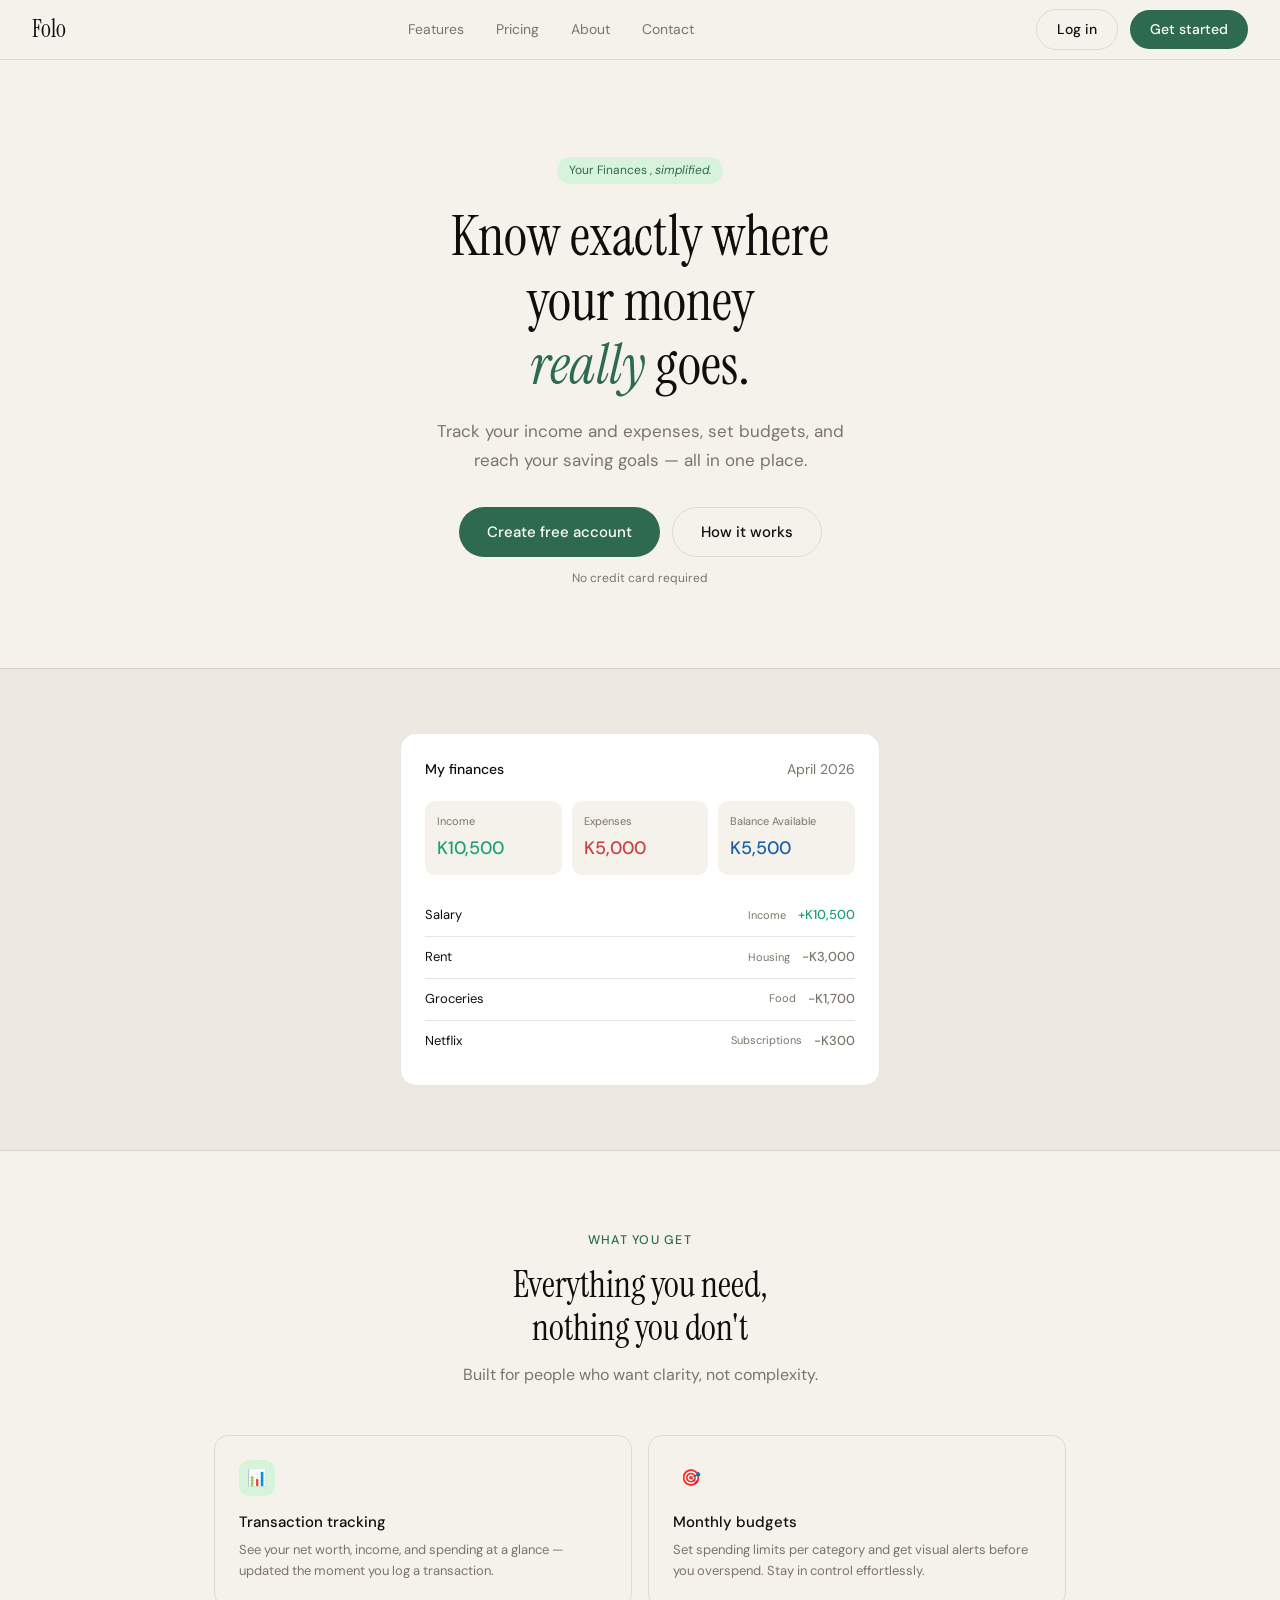
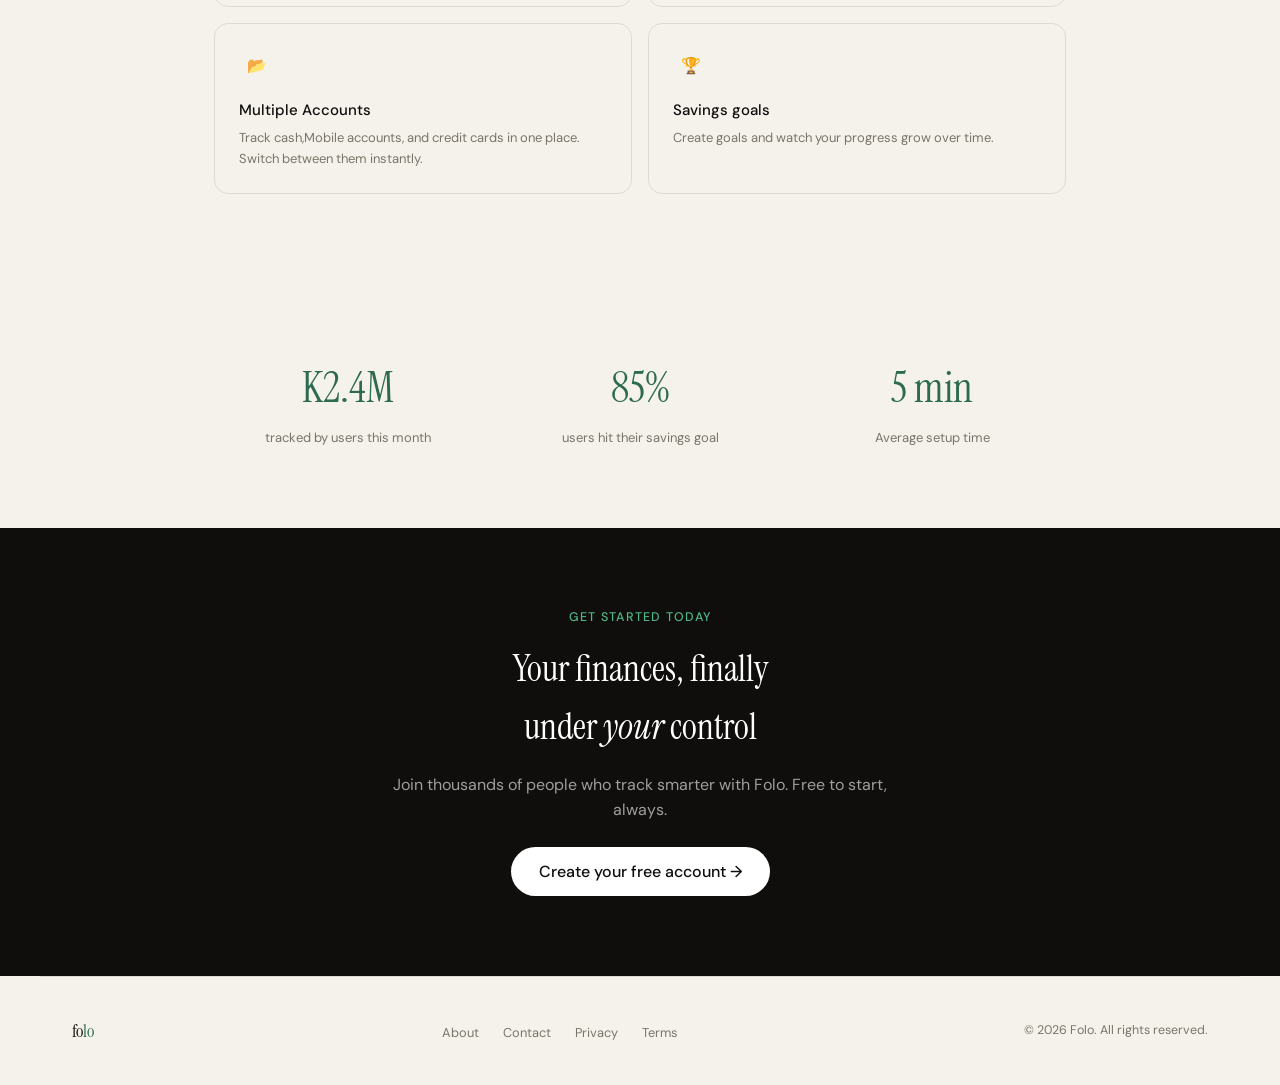
<file: index.html>
<!DOCTYPE html>
<html lang="en">

<head>
    <meta charset="UTF-8">
    <meta name="viewport" content="width=device-width, initial-scale=1.0">
    <meta name="description"
        content="Folo — your personal finance tracker. Track spending, set budgets, and grow your wealth with clarity.">
    <title>Folo — Personal Finance Tracker</title>
    <link rel="preconnect" href="https://fonts.googleapis.com">
    <link
        href="https://fonts.googleapis.com/css2?family=Instrument+Serif:ital@0;1&family=DM+Sans:wght@300;400;500&display=swap"
        rel="stylesheet">
    <link rel="stylesheet" href="index.css">
</head>

<body>

    <nav>
        <a href="index.html" class="logo">Folo</a>
        <div class="nav-links">
            <a href="#features">Features</a>
            <a href="Pricing.html">Pricing</a>
            <a href="about.html">About</a>
            <a href="contact.html">Contact</a>

        </div>
        <div class="nav-cta">
            <a href="login.html" class="btn-ghost">Log in</a>
            <a href="signup.html" class="btn-primary">Get started</a>
        </div>
        <button class="hamburger" onclick="toggleMenu()" aria-label="Menu">
            <span></span><span></span><span></span>
        </button>
    </nav>
    <div class="mobile-menu" id="mobileMenu">
        <a href="#features">Features</a>
        <a href="#pricing">Pricing</a>
        <a href="about.html">About</a>
        <a href="contact.html">Contact</a>
        <a href="signup.html" class="btn-primary">Get started</a>
    </div>

    <section class="hero">
        <div class="hero-badge">Your Finances , <em>simplified.</em></div>
        <h1>Know exactly where <br>your money
            <br><em>really</em> goes.
        </h1>
        <p class="hero-sub">Track your income and expenses, set budgets, and reach your saving goals — all in one place.
        </p>
        <div class="hero-actions">
            <a href="signup.html" class="btn-primary">Create free account</a>
            <a href="#features" class="btn-ghost">How it works</a>
        </div>
        <p class="hero-note">No credit card required</p>
    </section>

    <section class="preview-wrap">
        <div class="preview-card">

            <div class="preview-header">
                <span>My finances</span>
                <span class="preview-month">April 2026</span>
            </div>

            <div class="preview-metrics">
                <div class="metric">
                    <span class="metric-label">Income</span>
                    <span class="metric-val income">K10,500</span>
                </div>
                <div class="metric">
                    <span class="metric-label">Expenses</span>
                    <span class="metric-val expense">K5,000</span>
                </div>
                <div class="metric">
                    <span class="metric-label">Balance Available</span>
                    <span class="metric-val saved">K5,500</span>
                </div>
            </div>

            <ul class="tx-list">
                <li>
                    <span class="tx-name">Salary</span>
                    <span class="tx-cat">Income</span>
                    <span class="tx-amt income">+K10,500</span>
                </li>
                <li>
                    <span class="tx-name">Rent</span>
                    <span class="tx-cat">Housing</span>
                    <span class="tx-amt">−K3,000</span>
                </li>
                <li>
                    <span class="tx-name">Groceries</span>
                    <span class="tx-cat">Food</span>
                    <span class="tx-amt">−K1,700</span>
                </li>
                <li>
                    <span class="tx-name">Netflix</span>
                    <span class="tx-cat">Subscriptions</span>
                    <span class="tx-amt">−K300</span>
                </li>
            </ul>

        </div>
    </section>

    <section class="features" id="features">

        <div class="features-header">
            <span class="section-label">What you get</span>
            <h2>Everything you need,<br>nothing you don't</h2>
            <p class="section-sub">Built for people who want clarity, not complexity.</p>
        </div>

        <div class="features-grid">

            <div class="feat-card fade-up">
                <div class="feat-icon green">📊</div>
                <h3>Transaction tracking</h3>
                <p>See your net worth, income, and spending at a glance — updated the moment you log a transaction.</p>
            </div>

            <div class="feat-card">
                <div class="feat-icon">🎯</div>
                <h3>Monthly budgets</h3>
                <p>Set spending limits per category and get visual alerts before you overspend. Stay in control
                    effortlessly.</p>
            </div>

            <div class="feat-card">
                <div class="feat-icon">📂</div>
                <h3>Multiple Accounts</h3>
                <p>Track cash,Mobile accounts, and credit cards in one place. Switch between them instantly.</p>
            </div>

            <div class="feat-card">
                <div class="feat-icon">🏆</div>
                <h3>Savings goals</h3>
                <p>Create goals and watch your progress grow over time.</p>
            </div>

        </div>
    </section>

    <section class="stats">
        <div class="stats-grid fade-up">
            <div>
                <span class="stat-num">K2.4M</span>
                <div class="stat-desc">tracked by users this month</div>
            </div>
            <div>
                <span class="stat-num">85%</span>
                <div class="stat-desc">users hit their savings goal</div>
            </div>
            <div>
                <span class="stat-num">5 min</span>
                <div class="stat-desc">Average setup time</div>
            </div>
        </div>
    </section>

    <section class="cta-section">
        <div class="section-label" style="color:var(--accent-mid)"> Get started today</div>


        <h2>Your finances, finally<br>under<em> your </em>control</h2>
        <p class="section-sub">Join thousands of people who track smarter with Folo. Free to start, always.</p>
        <a href="signup.html" class="btn-lg-white">Create your free account →</a>
    </section>

    <footer>
        <a href="index.html" class="footer-logo">fo<span>lo</span></a>
        <ul class="footer-links">
            <li><a href="about.html">About</a></li>
            <li><a href="contact.html">Contact</a></li>
            <li><a href="folo_privacy_policy.docx">Privacy</a></li>
            <li><a href="folo_terms_and_conditions.docx">Terms</a></li>
        </ul>
        <p class="footer-copy">© 2026 Folo. All rights reserved.</p>
    </footer>

    <script>
        function toggleMenu() {
            document.getElementById('mobileMenu').classList.toggle('open');
        }
        const observer = new IntersectionObserver((entries) => {
            entries.forEach((e, i) => {
                if (e.isIntersecting) {
                    setTimeout(() => e.target.classList.add('visible'), i * 100);
                }
            });
        }, { threshold: 0.1 });
        document.querySelectorAll('.fade-up').forEach(el => observer.observe(el));
    </script>

</body>

</html>
</file>
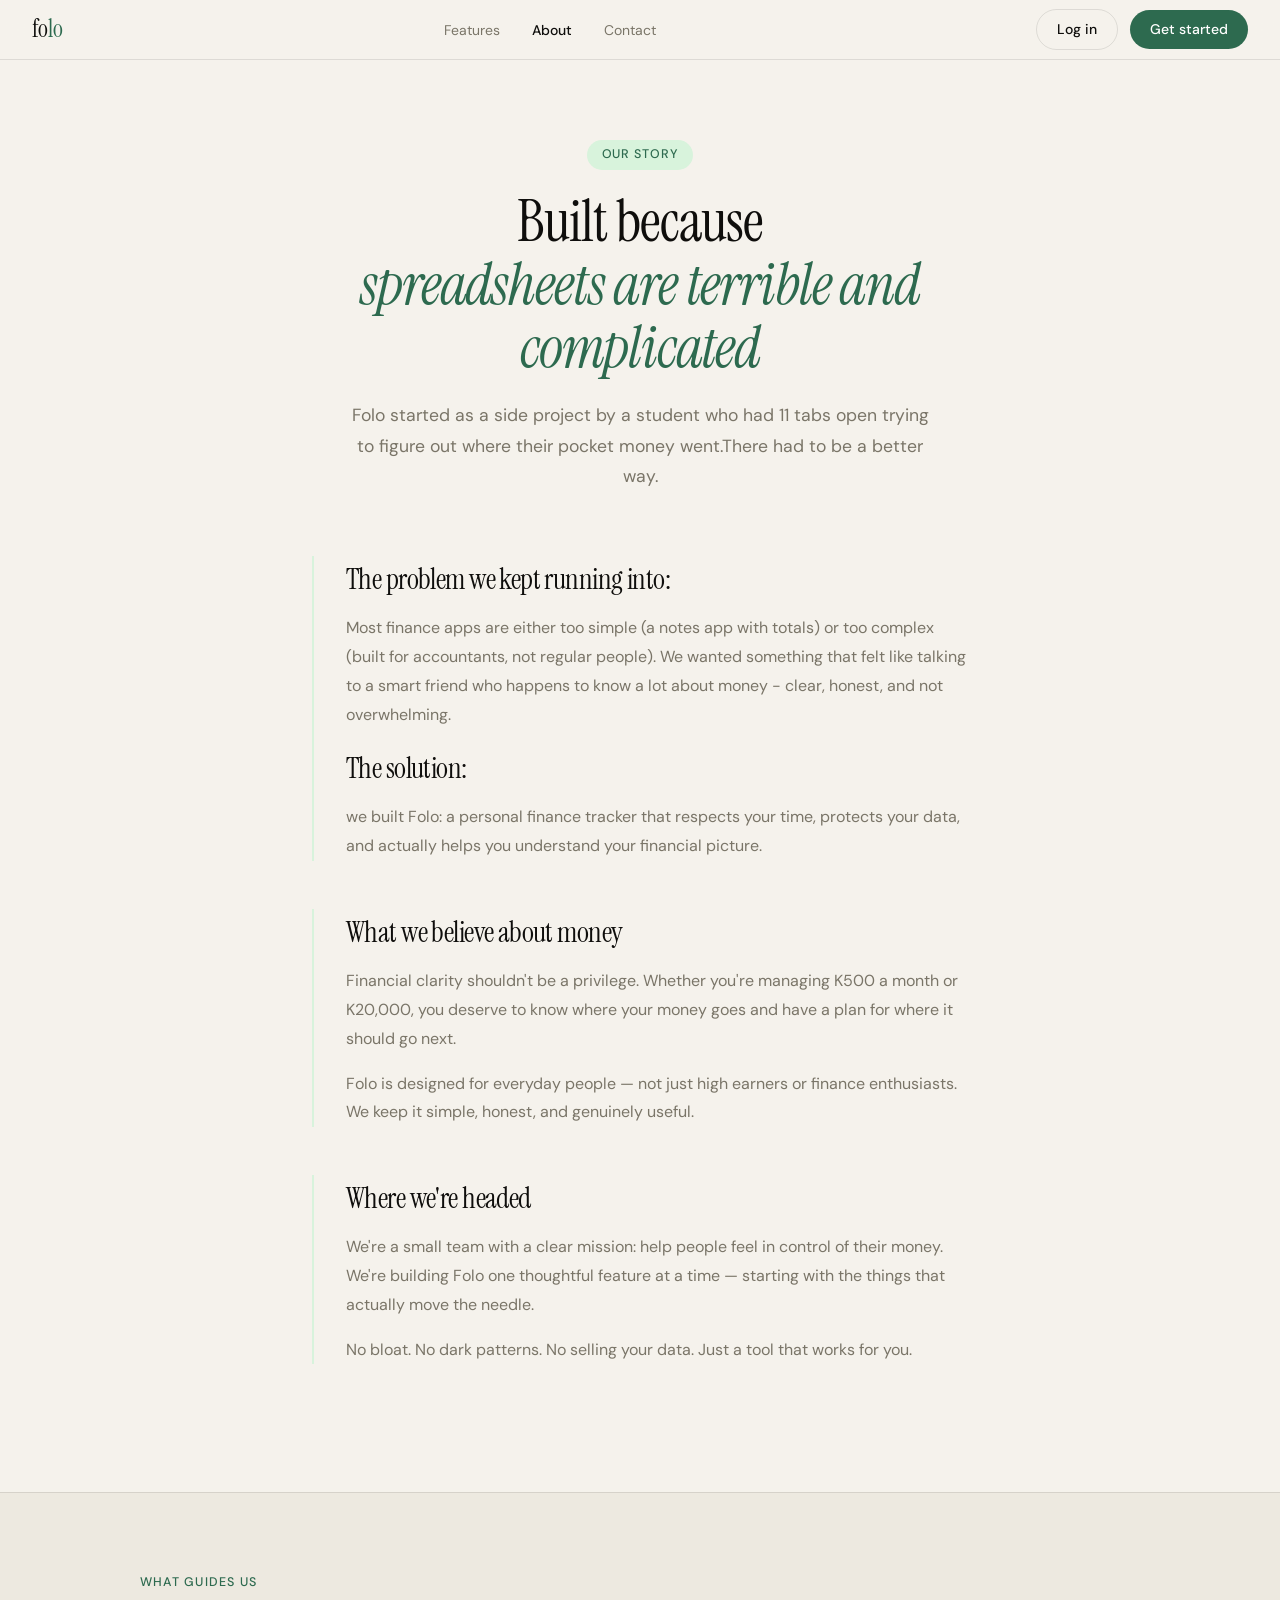
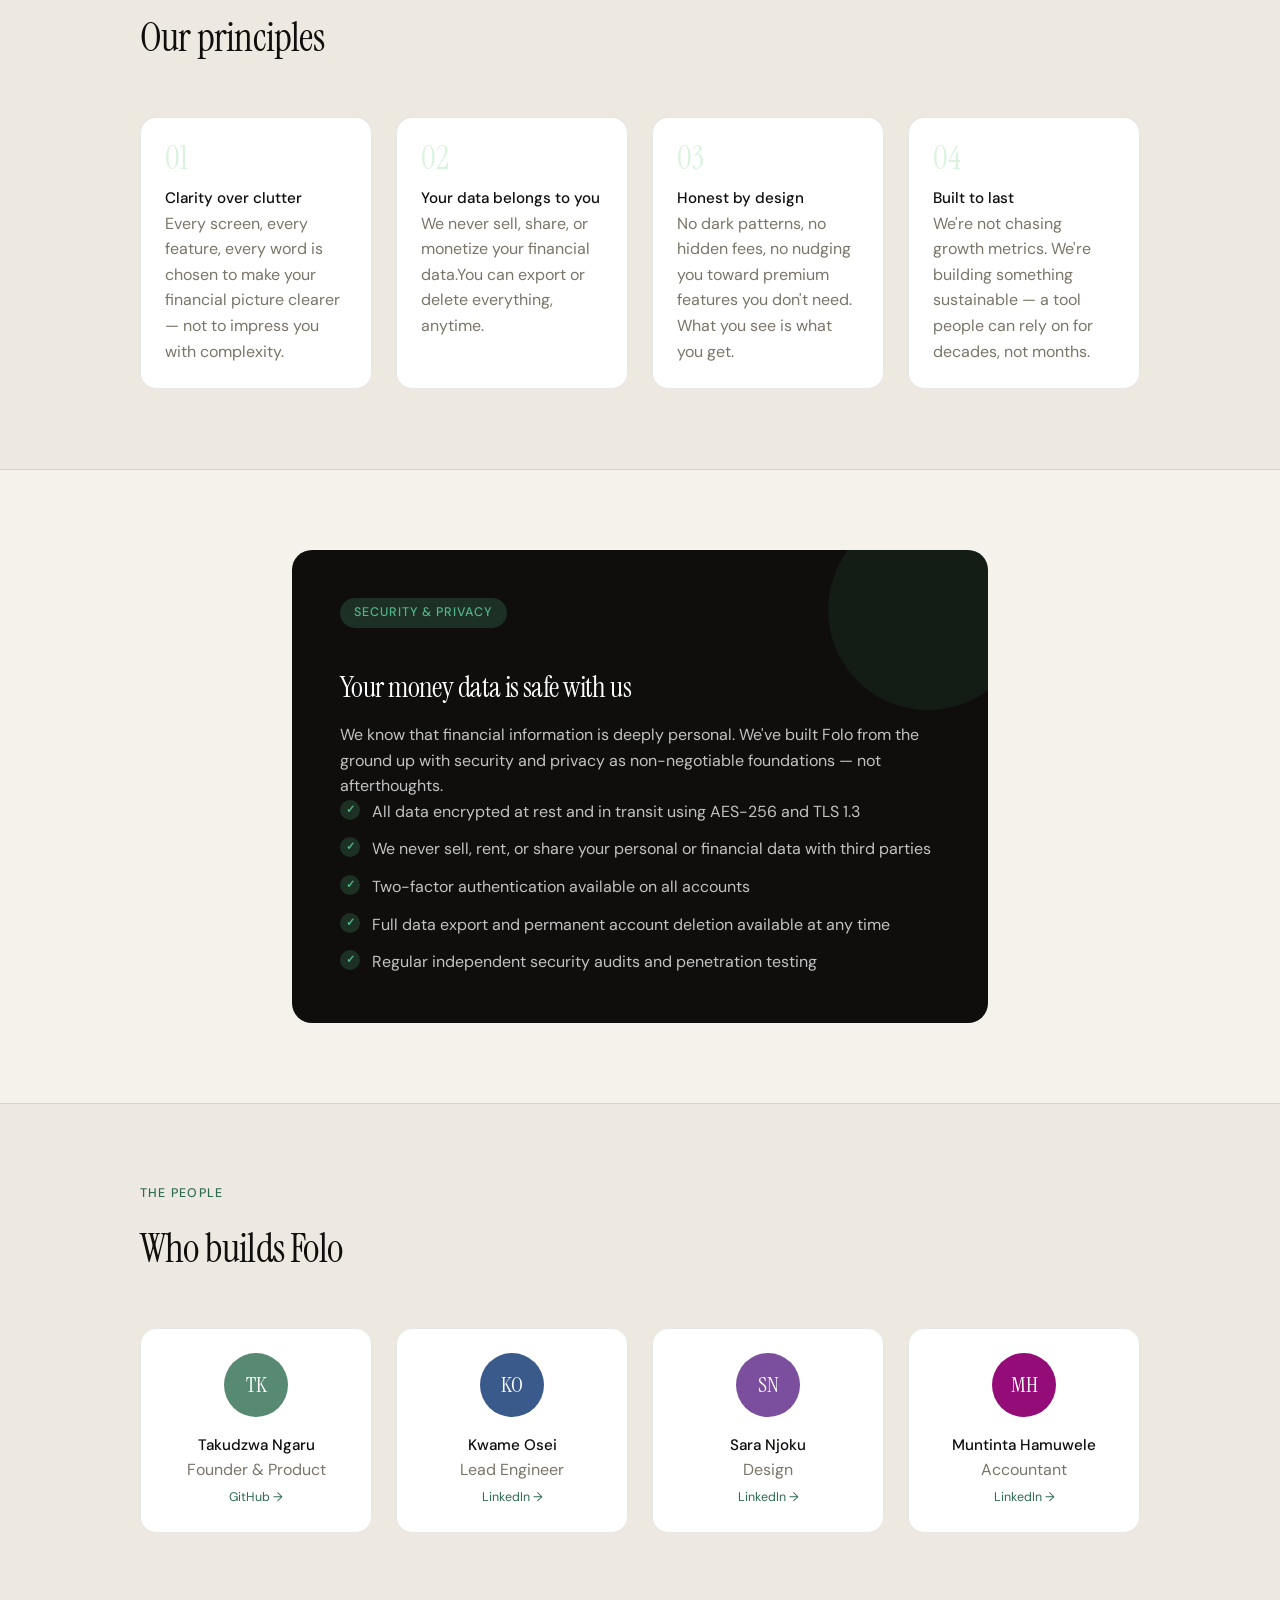
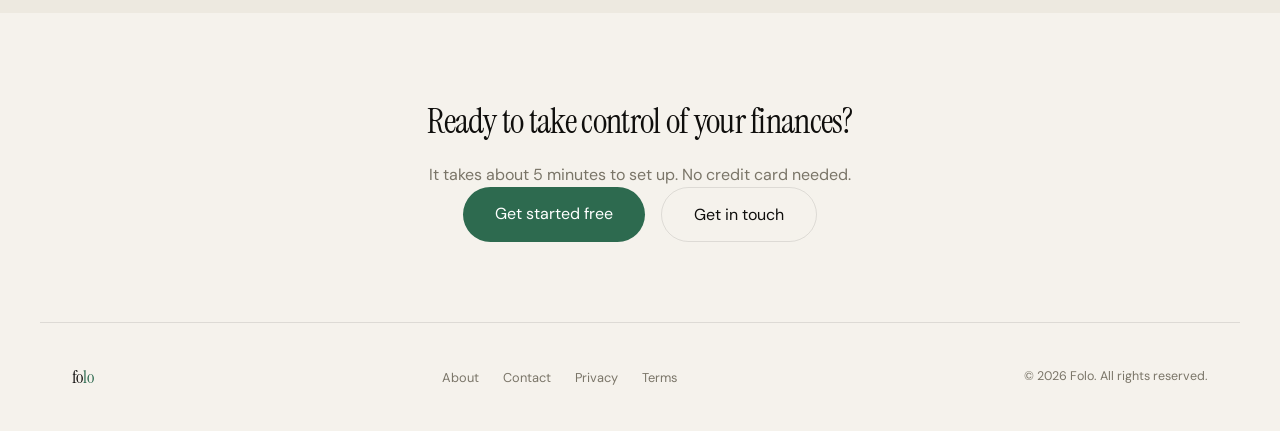
<file: about.html>
<!DOCTYPE html>
<html lang="en">

<head>
    <meta charset="UTF-8">
    <meta name="viewport" content="width=device-width, initial-scale=1.0">
    <meta name="description"
        content="About Folo — built by someone who got tired of spreadsheets and bank apps that never talk to each other.">
    <title>About — Folo Finance Tracker</title>
    <link rel="preconnect" href="https://fonts.googleapis.com">
    <link
        href="https://fonts.googleapis.com/css2?family=Instrument+Serif:ital@0;1&family=DM+Sans:wght@300;400;500&display=swap"
        rel="stylesheet">
    <link rel="stylesheet" href="about.css">
</head>

<body>

    <nav>
        <a href="index.html" class="logo">fo<span>lo</span></a>
        <ul class="nav-links">
            <li><a href="index.html#features">Features</a></li>
            <li><a href="about.html" class="active">About</a></li>
            <li><a href="contact.html">Contact</a></li>
        </ul>
        <div class="nav-cta">
            <a href="login.html" class="btn-ghost">Log in</a>
            <a href="signup.html" class="btn-primary">Get started</a>
        </div>
        <button class="hamburger" onclick="toggleMenu()" aria-label="Menu">
            <span></span><span></span><span></span>
        </button>

    </nav>
    <div class="mobile-menu" id="mobileMenu">
        <a href="index.html#features">Features</a>
        <a href="about.html">About</a>
        <a href="contact.html">Contact</a>
        <a href="signup.html" class="btn-primary">Get started</a>
    </div>

    <div class="page-header">
        <div class="eyebrow">Our story</div>
        <h1>Built because<br><em>spreadsheets are terrible and complicated</em></h1>
        <p class="lead">Folo started as a side project by a student who had 11 tabs open trying to figure out where
            their pocket money went.There had to be a better way.</p>
    </div>

    <div class="story">
        <div class="story-block">
            <h2>The problem we kept running into:</h2>
            <p>Most finance apps are either too simple (a notes app with totals) or too complex (built for
                accountants,
                not regular people). We wanted something that felt like talking to a smart friend who happens to know a
                lot
                about money - clear, honest, and not overwhelming.</p>
            <h2>The solution:</h2>
            <p>we built Folo: a personal finance tracker that respects your time, protects your data, and
                actually
                helps you understand your financial picture.</p>
        </div>
        <div class="story-block">
            <h2>What we believe about money</h2>
            <p>Financial clarity shouldn't be a privilege. Whether you're managing K500 a month or K20,000, you
                deserve
                to know where your money goes and have a plan for where it should go next.</p>
            <p>Folo is designed for everyday people — not just high earners or finance enthusiasts. We
                keep it simple, honest, and genuinely useful.</p>
        </div>
        <div class="story-block">
            <h2>Where we're headed</h2>
            <p>We're a small team with a clear mission: help people feel in control of their money.
                We're
                building Folo one thoughtful feature at a time — starting with the things that actually move the
                needle.
            </p>
            <p>No bloat. No dark patterns. No selling your data. Just a tool that works for you.</p>
        </div>
    </div>

    <section class="values-section">
        <div class="values-inner">
            <span class="section-label">What guides us</span>
            <h2 class="centered">Our principles</h2>
            <div class="values-grid">
                <div class="value-card">
                    <div class="value-num">01</div>
                    <h3>Clarity over clutter</h3>
                    <p>Every screen, every feature, every word is chosen to make your financial picture clearer —
                        not to
                        impress you with complexity.</p>
                </div>
                <div class="value-card">
                    <div class="value-num">02</div>
                    <h3>Your data belongs to you</h3>
                    <p>We never sell, share, or monetize your financial data.You can export or delete
                        everything, anytime.</p>
                </div>
                <div class="value-card">
                    <div class="value-num">03</div>
                    <h3>Honest by design</h3>
                    <p>No dark patterns, no hidden fees, no nudging you toward premium features you don't need. What
                        you
                        see is what you get.</p>
                </div>
                <div class="value-card">
                    <div class="value-num">04</div>
                    <h3>Built to last</h3>
                    <p>We're not chasing growth metrics. We're building something sustainable — a tool people can
                        rely
                        on for decades, not months.</p>
                </div>
            </div>
        </div>
    </section>

    <div class="security">
        <div class="security-card">
            <div class="eyebrow">Security & privacy</div>
            <h2>Your money data is safe with us</h2>
            <p>We know that financial information is deeply personal. We've built Folo from the ground up with
                security
                and privacy as non-negotiable foundations — not afterthoughts.</p>
            <div class="security-items">
                <div class="security-item">
                    <div class="check"></div><span>All data encrypted at rest and in transit using AES-256 and TLS
                        1.3</span>
                </div>
                <div class="security-item">
                    <div class="check"></div><span>We never sell, rent, or share your personal or financial data
                        with
                        third parties</span>
                </div>
                <div class="security-item">
                    <div class="check"></div><span>Two-factor authentication available on all accounts</span>
                </div>
                <div class="security-item">
                    <div class="check"></div><span>Full data export and permanent account deletion available at any
                        time</span>
                </div>
                <div class="security-item">
                    <div class="check"></div><span>Regular independent security audits and penetration
                        testing</span>
                </div>
            </div>
        </div>
    </div>

    <section class="team-section">
        <div class="team-inner">
            <span class="section-label">The people</span>
            <h2 class="centered" style="text-align:left">Who builds Folo</h2>
            <div class="team-grid">
                <div class="team-card">
                    <div class="avatar" style="background: #588973;">TK</div>
                    <div class="team-name">Takudzwa Ngaru</div>
                    <div class="team-role">Founder & Product</div>
                    <a href="https://github.com/takudzwa" class="team-social">GitHub →</a>
                </div>
                <div class="team-card">
                    <div class="avatar" style="background: #3a5a8c;">KO</div>
                    <div class="team-name">Kwame Osei</div>
                    <div class="team-role">Lead Engineer</div>
                    <a href="#" class="team-social">LinkedIn →</a>
                </div>
                <div class="team-card">
                    <div class="avatar" style="background: #7b4f9e;">SN</div>
                    <div class="team-name">Sara Njoku</div>
                    <div class="team-role">Design</div>
                    <a href="#" class="team-social">LinkedIn →</a>
                </div>
                <div class="team-card">
                    <div class="avatar" style="background: #940c77;">MH</div>
                    <div class="team-name">Muntinta Hamuwele</div>
                    <div class="team-role">Accountant</div>
                    <a href="#" class="team-social">LinkedIn →</a>
                </div>
            </div>
        </div>
    </section>

    <div class="about-cta">
        <h2>Ready to take control of your finances?</h2>
        <p>It takes about 5 minutes to set up. No credit card needed.</p>
        <div class="cta-row">
            <a href="signup.html" class="btn-lg">Get started free</a>
            <a href="contact.html" class="btn-lg-ghost">Get in touch</a>
        </div>
    </div>

    <footer>
        <a href="index.html" class="footer-logo">fo<span>lo</span></a>
        <ul class="footer-links">
            <li><a href="about.html">About</a></li>
            <li><a href="contact.html">Contact</a></li>
            <li><a href="folo_privacy_policy.docx">Privacy</a></li>
            <li><a href="folo_terms_and_conditions.docx">Terms</a></li>
        </ul>
        <p class="footer-copy">© 2026 Folo. All rights reserved.</p>
    </footer>

    <script>
        function toggleMenu() { document.getElementById('mobileMenu').classList.toggle('open'); }
        const observer = new IntersectionObserver((entries) => {
            entries.forEach((e, i) => {
                if (e.isIntersecting) { setTimeout(() => e.target.classList.add('visible'), i * 80); }
            });
        }, { threshold: 0.1 });
        document.querySelectorAll('.story-block, .value-card, .team-card').forEach(el => observer.observe(el));
    </script>
</body>

</html>
</file>
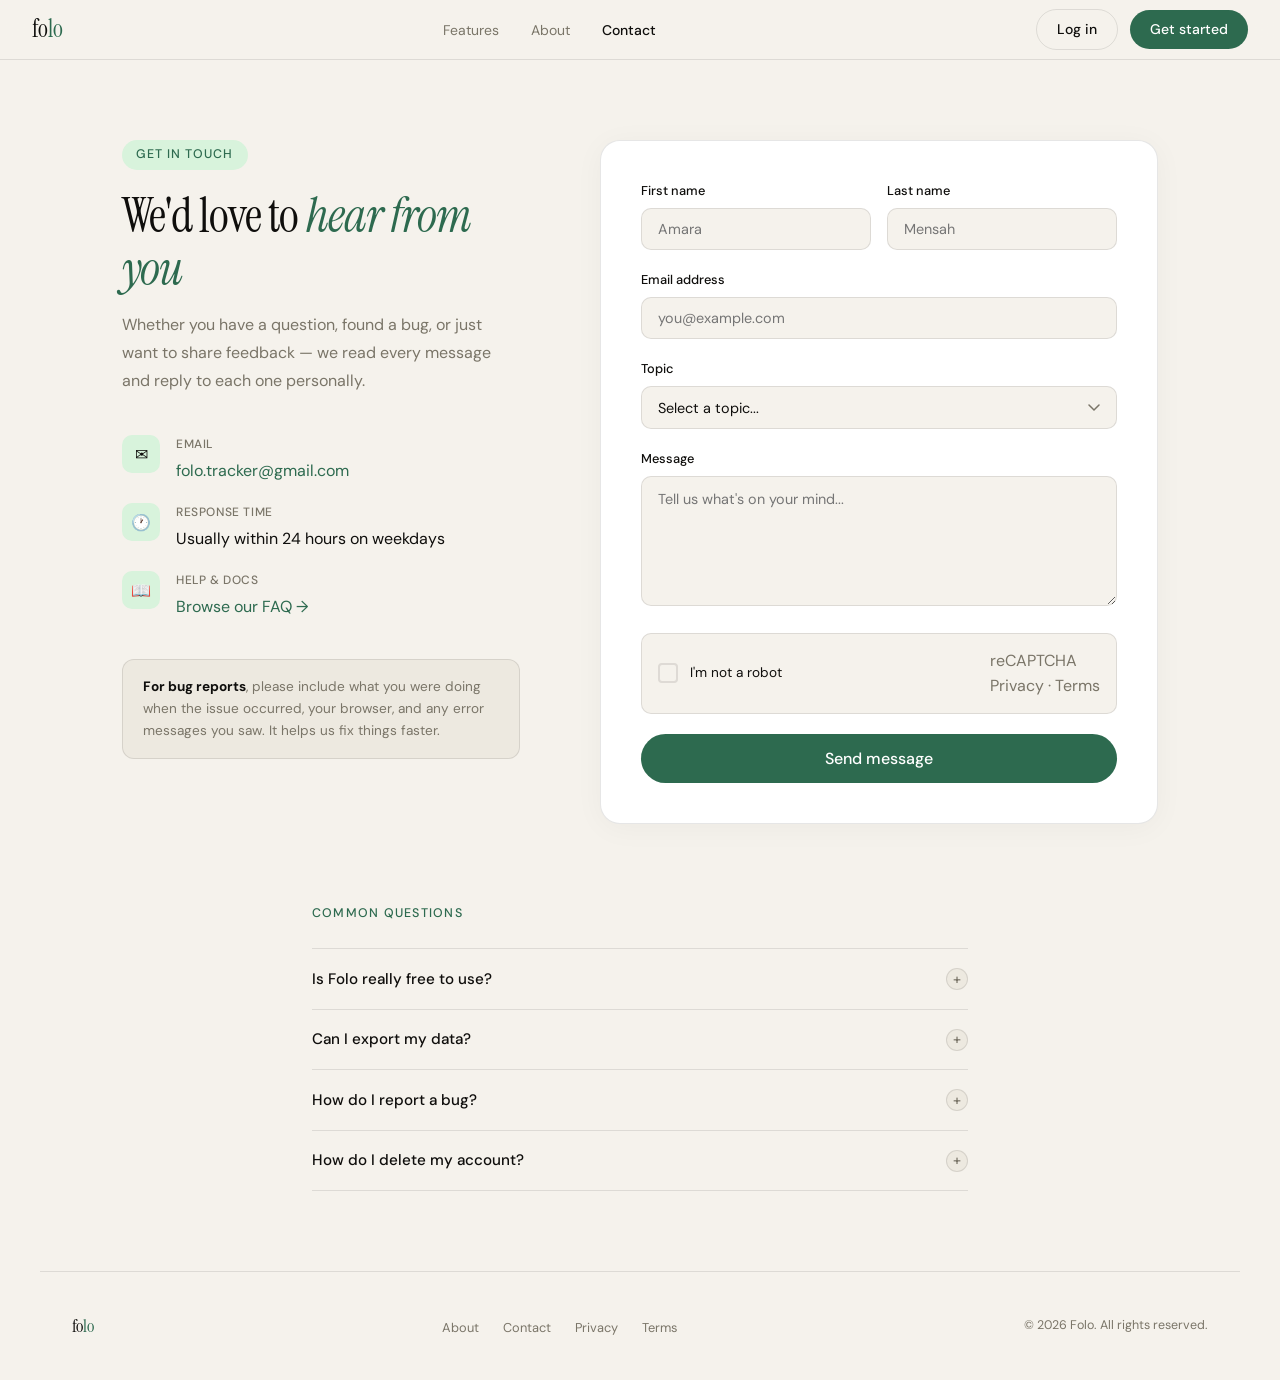
<file: contact.html>
<!DOCTYPE html>
<html lang="en">

<head>
    <meta charset="UTF-8">
    <meta name="viewport" content="width=device-width, initial-scale=1.0">
    <meta name="description"
        content="Contact Folo — we're here to help. Send us a message and we'll get back to you within 24 hours.">
    <title>Contact — Folo Finance Tracker</title>
    <link rel="preconnect" href="https://fonts.googleapis.com">
    <link
        href="https://fonts.googleapis.com/css2?family=Instrument+Serif:ital@0;1&family=DM+Sans:wght@300;400;500&display=swap"
        rel="stylesheet">
    <link rel="stylesheet" href="contact.css">
</head>

<body>

    <nav>
        <a href="index.html" class="logo">fo<span>lo</span></a>
        <ul class="nav-links">
            <li><a href="index.html#features">Features</a></li>
            <li><a href="about.html">About</a></li>
            <li><a href="contact.html" class="active">Contact</a></li>
        </ul>
        <div class="nav-cta">
            <a href="login.html" class="btn-ghost">Log in</a>
            <a href="signup.html" class="btn-primary">Get started</a>
        </div>
        <button class="hamburger" onclick="toggleMenu()" aria-label="Menu">
            <span></span><span></span><span></span>
        </button>
    </nav>
    <div class="mobile-menu" id="mobileMenu">
        <a href="index.html#features">Features</a>
        <a href="about.html">About</a>
        <a href="contact.html">Contact</a>
        <a href="signup.html" class="btn-primary">Get started</a>
    </div>

    <div class="contact-wrap">
        <div class="contact-left">
            <div class="eyebrow">Get in touch</div>
            <h1>We'd love to <em>hear from you</em></h1>
            <p class="contact-desc">Whether you have a question, found a bug, or just want to share feedback — we read
                every message and reply to each one personally.</p>

            <div class="contact-info">
                <div class="info-item">
                    <div class="info-icon">✉</div>
                    <div>
                        <div class="info-label">Email</div>
                        <div class="info-value"><a href="mailto:folo.tracker@gmail.com">folo.tracker@gmail.com</a></div>
                    </div>
                </div>
                <div class="info-item">
                    <div class="info-icon">🕐</div>
                    <div>
                        <div class="info-label">Response time</div>
                        <div class="info-value">Usually within 24 hours on weekdays</div>
                    </div>
                </div>
                <div class="info-item">
                    <div class="info-icon">📖</div>
                    <div>
                        <div class="info-label">Help & docs</div>
                        <div class="info-value"><a href="faq.html">Browse our FAQ →</a></div>
                    </div>
                </div>
            </div>

            <div class="response-note">
                <strong>For bug reports</strong>, please include what you were doing when the issue occurred, your
                browser, and any error messages you saw. It helps us fix things faster.
            </div>
        </div>
        <form action="submit_contact_form.php" method="post" onsubmit="handleSubmit(); return false;">
            <div class="form-card">
                <div id="formWrap">
                    <div class="form-row">
                        <div class="field">
                            <label for="fname">First name</label>
                            <input type="text" id="fname" placeholder="Amara" autocomplete="given-name">
                            <div class="field-error" id="fname-err">Please enter your first name.</div>
                        </div>
                        <div class="field">
                            <label for="lname">Last name</label>
                            <input type="text" id="lname" placeholder="Mensah" autocomplete="family-name">
                            <div class="field-error" id="lname-err">Please enter your last name.</div>
                        </div>
                    </div>

                    <div class="field">
                        <label for="email">Email address</label>
                        <input type="email" id="email" placeholder="you@example.com" autocomplete="email">
                        <div class="field-error" id="email-err">Please enter a valid email address.</div>
                    </div>

                    <div class="field">
                        <label for="topic">Topic</label>
                        <select id="topic">
                            <option value="">Select a topic...</option>
                            <option value="general">General question</option>
                            <option value="bug">Bug report</option>
                            <option value="feature">Feature request</option>
                            <option value="billing">Billing</option>
                            <option value="security">Security concern</option>
                            <option value="other">Other</option>
                        </select>
                        <div class="field-error" id="topic-err">Please select a topic.</div>
                    </div>

                    <div class="field">
                        <label for="message">Message</label>
                        <textarea id="message" placeholder="Tell us what's on your mind..."></textarea>
                        <div class="field-error" id="message-err">Please write a message (at least 20 characters).</div>
                    </div>

                    <div class="captcha-wrap">
                        <div class="captcha-left">
                            <div class="captcha-box" id="captchaBox" onclick="toggleCaptcha()"></div>
                            <span class="captcha-label">I'm not a robot</span>
                        </div>
                        <div class="captcha-badge">reCAPTCHA<br>Privacy · Terms</div>
                    </div>

                    <div class="field-error show" id="captcha-err" style="margin-bottom:0.75rem; display:none;">Please
                        confirm you're not a robot.</div>

                    <button class="submit-btn" id="submitBtn" type="button" onclick="handleSubmit()">
                        <span id="btnText">Send message</span>
                        <div class="spinner" id="spinner"></div>
                    </button>

                    <div class="feedback-msg" id="feedbackMsg">
                        <span class="feedback-icon" id="feedbackIcon"></span>
                        <span id="feedbackText"></span>
                    </div>
                </div>

                <div class="success-screen" id="successScreen">
                    <div class="success-circle">✓</div>
                    <h2>Message sent!</h2>
                    <p>Thanks for reaching out. We'll get back to you at <strong id="confirmEmail"></strong> within 24
                        hours.</p>
                    <br>
                    <button class="submit-btn" type="button" style="max-width:200px;margin:1rem auto 0" onclick="resetForm()">Send
                        another</button>
                </div>
            </div>
    </div>
    </form>
    <div class="faq-section">
        <span class="faq-label">Common questions</span>
        <div class="faq-item">
            <div class="faq-q" onclick="toggleFaq(this)">Is Folo really free to use? <div class="faq-toggle">+</div>
            </div>
            <div class="faq-a">Yes — Folo's core features are free. We may offer optional paid features in the future,
                but we'll always maintain a solid free tier and never surprise you with paywalls.</div>
        </div>
        <div class="faq-item">
            <div class="faq-q" onclick="toggleFaq(this)">Can I export my data? <div class="faq-toggle">+</div>
            </div>
            <div class="faq-a">Absolutely. You can export all your transactions and account data as CSV at any time from
                your account settings. Your data is always yours.</div>
        </div>
        <div class="faq-item">
            <div class="faq-q" onclick="toggleFaq(this)">How do I report a bug? <div class="faq-toggle">+</div>
            </div>
            <div class="faq-a">Use the form above and select "Bug report" as the topic. Include what you were doing,
                which browser you were using, and any error messages. We take bugs seriously and try to fix them fast.
            </div>
        </div>
        <div class="faq-item">
            <div class="faq-q" onclick="toggleFaq(this)">How do I delete my account? <div class="faq-toggle">+</div>
            </div>
            <div class="faq-a">You can permanently delete your account and all associated data from Settings → Account →
                Delete account. The deletion is immediate and irreversible. We'll send a confirmation to your email.
            </div>
        </div>
    </div>

    <footer>
        <a href="index.html" class="footer-logo">fo<span>lo</span></a>
        <ul class="footer-links">
            <li><a href="about.html">About</a></li>
            <li><a href="contact.html">Contact</a></li>
            <li><a href="folo_privacy_policy.docx">Privacy</a></li>
            <li><a href="folo_terms_and_conditions.docx">Terms</a></li>
        </ul>
        <p class="footer-copy">© 2026 Folo. All rights reserved.</p>
    </footer>

    <script>
        function toggleMenu() { document.getElementById('mobileMenu').classList.toggle('open'); }

        let captchaChecked = false;
        function toggleCaptcha() {
            captchaChecked = !captchaChecked;
            document.getElementById('captchaBox').classList.toggle('checked', captchaChecked);
            if (captchaChecked) document.getElementById('captcha-err').style.display = 'none';
        }

        function validate() {
            let ok = true;
            const fields = [
                { id: 'fname', errId: 'fname-err', check: v => v.trim().length > 0 },
                { id: 'lname', errId: 'lname-err', check: v => v.trim().length > 0 },
                { id: 'email', errId: 'email-err', check: v => /^[^\s@]+@[^\s@]+\.[^\s@]+$/.test(v) },
                { id: 'topic', errId: 'topic-err', check: v => v !== '' },
                { id: 'message', errId: 'message-err', check: v => v.trim().length >= 10 },
            ];
            fields.forEach(f => {
                const el = document.getElementById(f.id);
                const err = document.getElementById(f.errId);
                if (!f.check(el.value)) {
                    el.classList.add('error'); err.classList.add('show'); ok = false;
                } else {
                    el.classList.remove('error'); err.classList.remove('show');
                }
            });
            if (!captchaChecked) {
                document.getElementById('captcha-err').style.display = 'block'; ok = false;
            }
            return ok;
        }

        ['fname', 'lname', 'email', 'topic', 'message'].forEach(id => {
            document.getElementById(id).addEventListener('input', function () {
                this.classList.remove('error');
                document.getElementById(id + '-err').classList.remove('show');
            });
        });

        async function handleSubmit() {
    if (!validate()) return;
    
    const btn = document.getElementById('submitBtn');
    const spinner = document.getElementById('spinner');
    const btnText = document.getElementById('btnText');
    
    btn.disabled = true;
    btnText.textContent = 'Sending...';
    spinner.style.display = 'block';

    // Prepare data
    const formData = new FormData();
    formData.append('fname', document.getElementById('fname').value);
    formData.append('lname', document.getElementById('lname').value);
    formData.append('email', document.getElementById('email').value);
    formData.append('topic', document.getElementById('topic').value);
    formData.append('message', document.getElementById('message').value);

    try {
        const response = await fetch('submit_contact_form.php', {
            method: 'POST',
            body: formData
        });
        
        const result = await response.json();

        if (result.status === 'success') {
            document.getElementById('confirmEmail').textContent = document.getElementById('email').value;
            document.getElementById('formWrap').style.display = 'none';
            document.getElementById('successScreen').classList.add('show');
        } else {
            alert("Error sending message: " + result.message);
        }
    } catch (err) {
        alert("Connection error. Please try again.");
    } finally {
        spinner.style.display = 'none';
        btn.disabled = false;
        btnText.textContent = 'Send message';
    }
}
        function resetForm() {
            ['fname', 'lname', 'email', 'message'].forEach(id => document.getElementById(id).value = '');
            document.getElementById('topic').value = '';
            captchaChecked = false;
            document.getElementById('captchaBox').classList.remove('checked');
            document.getElementById('formWrap').style.display = 'block';
            document.getElementById('successScreen').classList.remove('show');
        }

        function toggleFaq(el) {
            const item = el.parentElement;
            const wasOpen = item.classList.contains('open');
            document.querySelectorAll('.faq-item').forEach(i => i.classList.remove('open'));
            if (!wasOpen) item.classList.add('open');
        }
    </script>
</body>

</html>
</file>
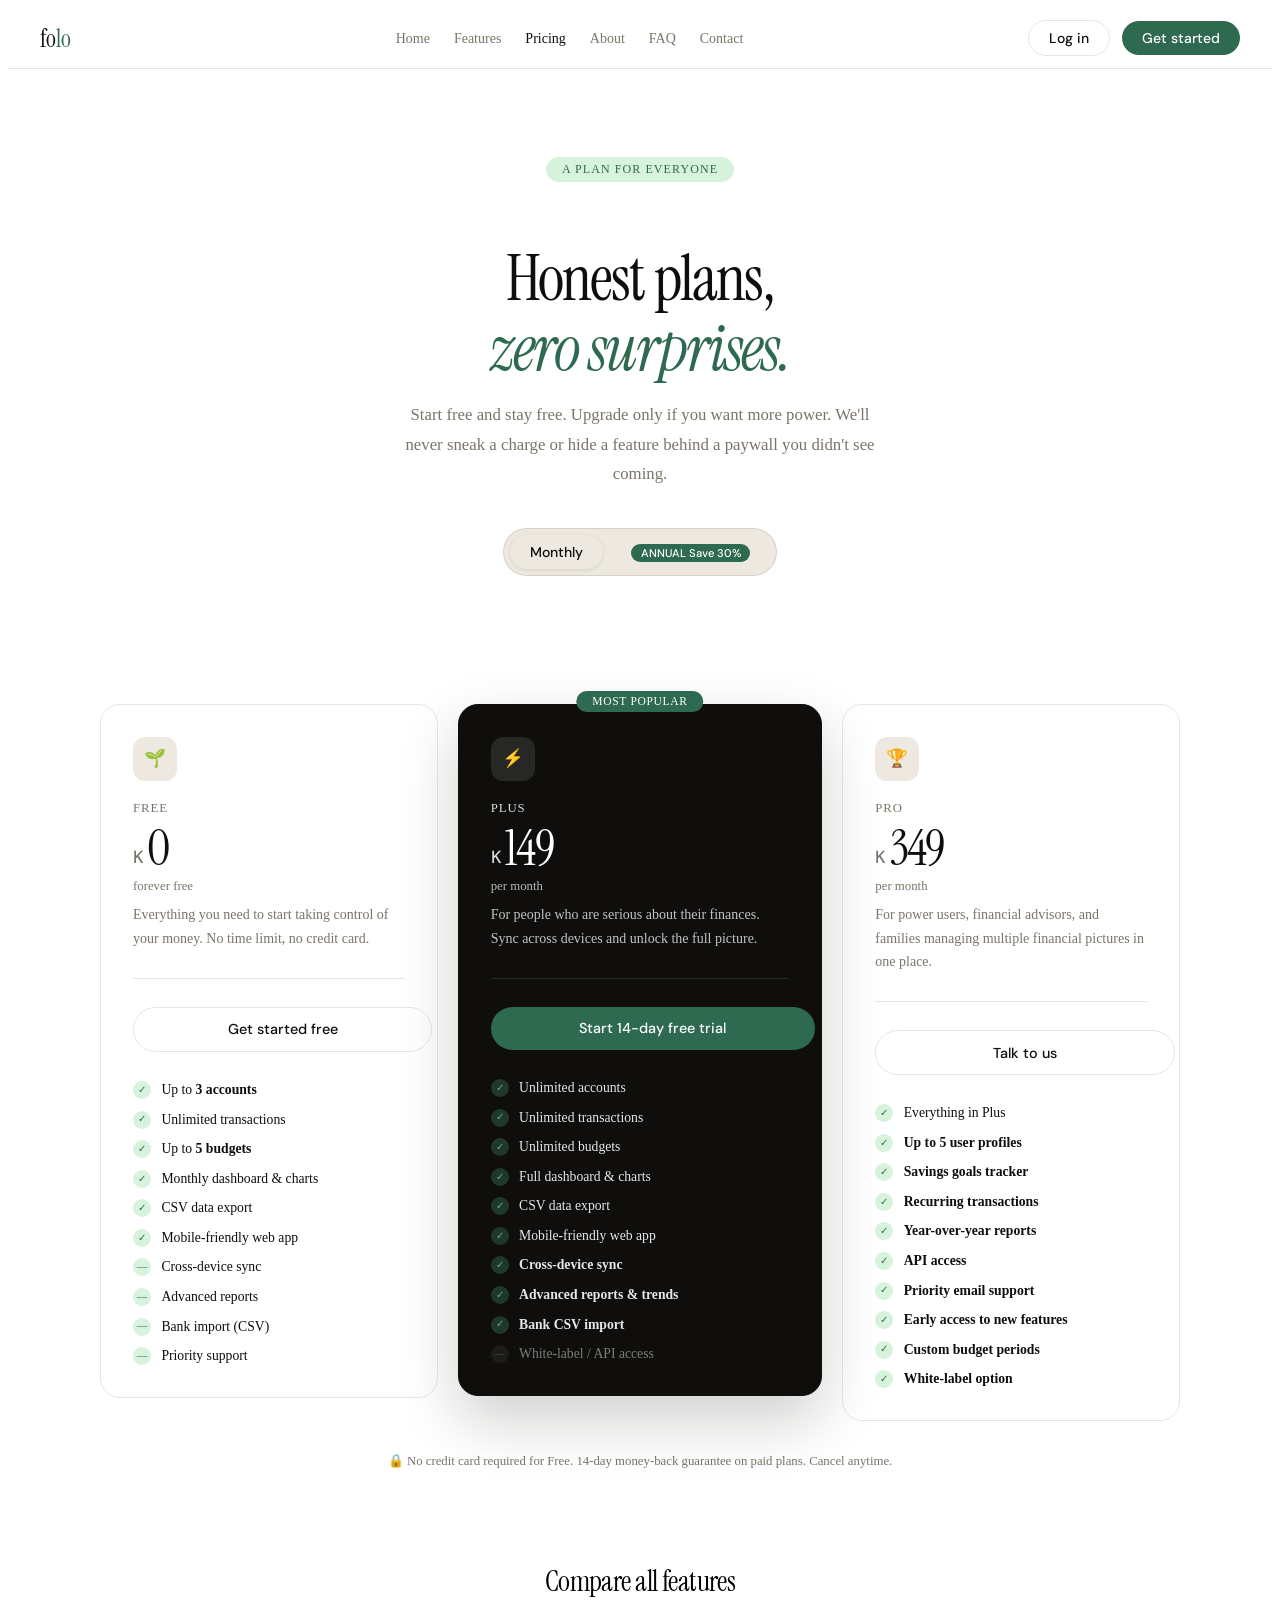
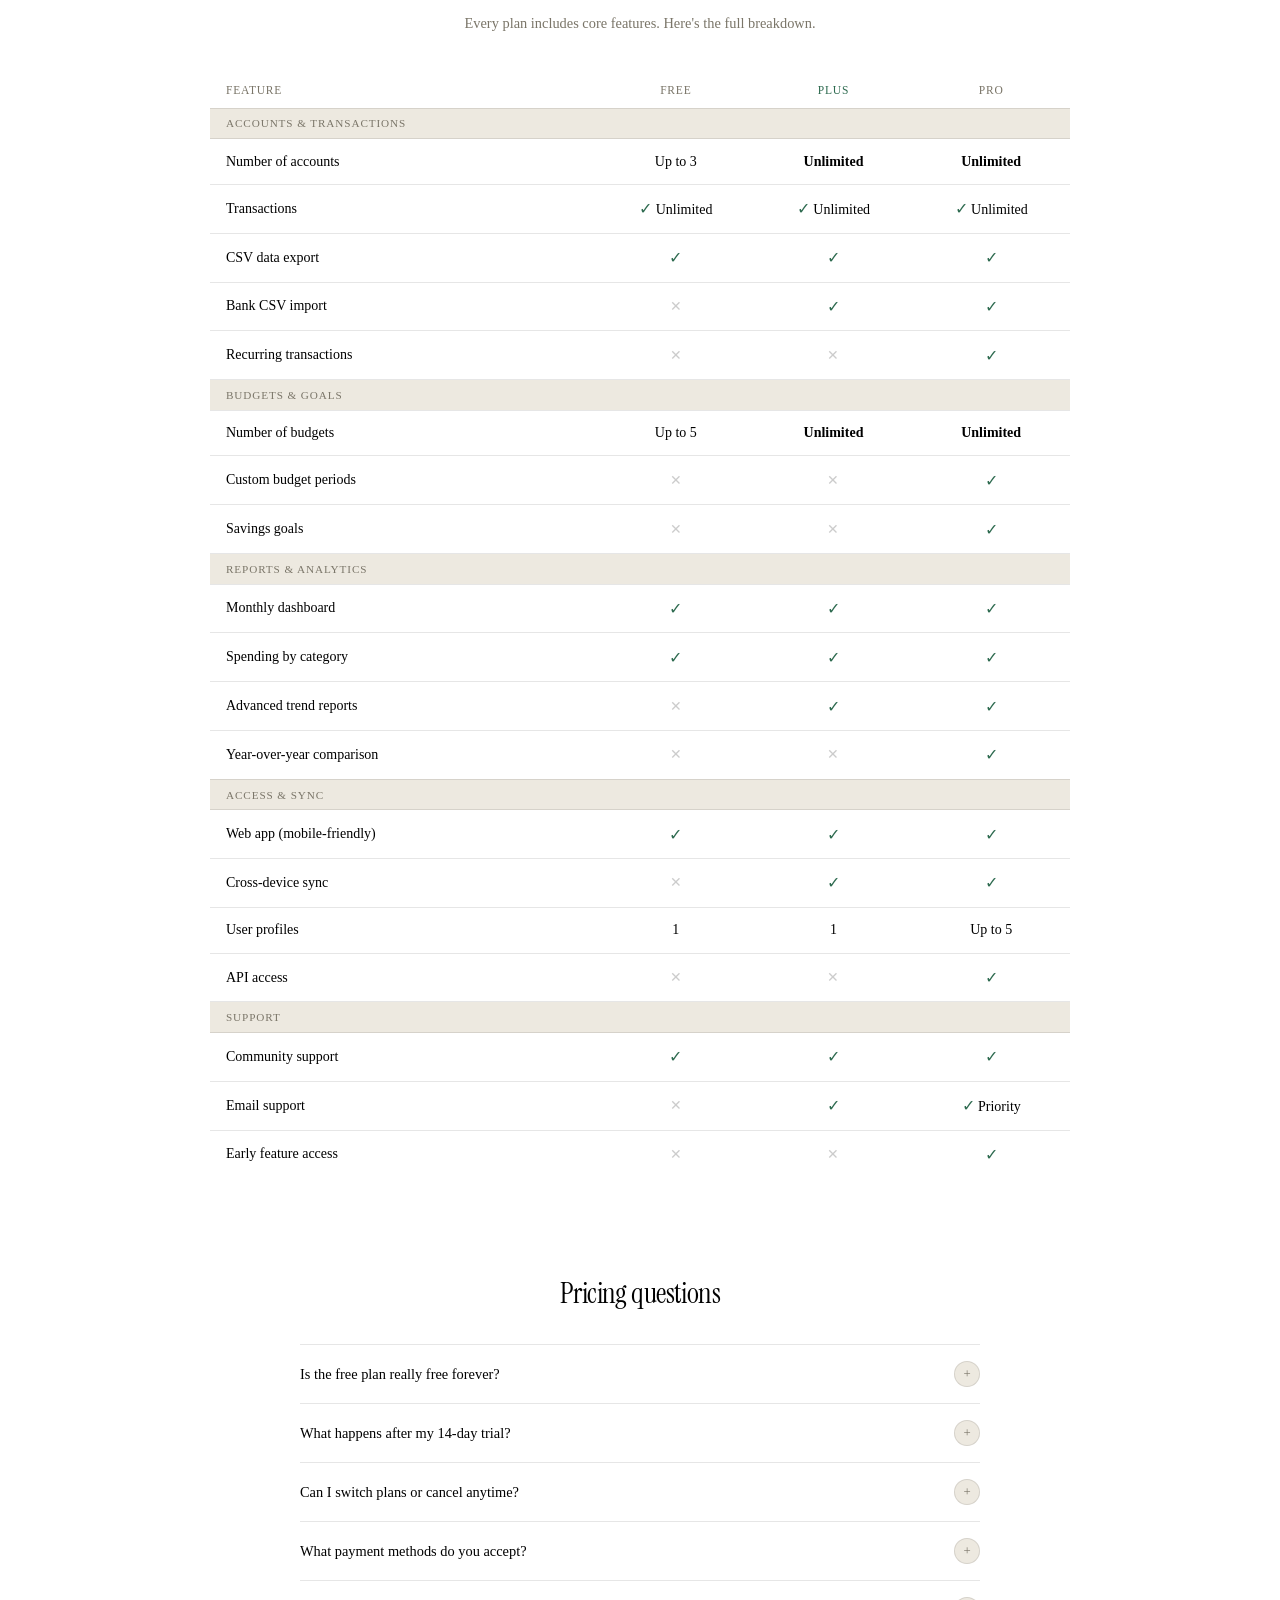
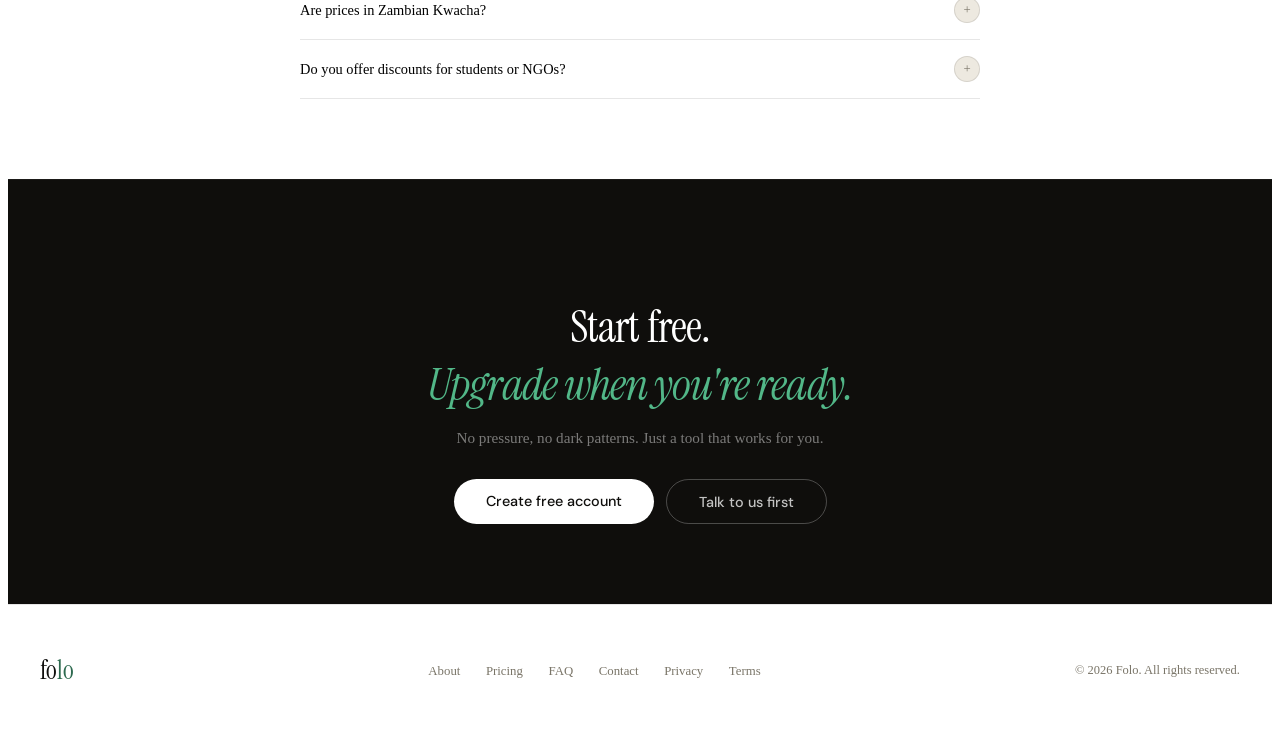
<file: Pricing.html>
<!DOCTYPE html>
<html lang="en">
<head>
<meta charset="UTF-8">
<meta name="viewport" content="width=device-width, initial-scale=1.0">
<meta name="description" content="Folo pricing — simple, honest plans. Free forever for core features. Upgrade when you're ready.">
<title>Pricing — Folo Finance Tracker</title>
<link rel="preconnect" href="https://fonts.googleapis.com">
<link href="https://fonts.googleapis.com/css2?family=Instrument+Serif:ital@0;1&family=DM+Sans:ital,wght@0,300;0,400;0,500;1,400&display=swap" rel="stylesheet">
<link rel="stylesheet" href="pricing.css">

</head>
<body>

<!-- NAV -->
<nav>
  <a href="index.html" class="logo">fo<span>lo</span></a>
  <ul class="nav-links">
    <li><a href="index.html">Home</a></li>
    <li><a href="index.html#features">Features</a></li>
   
    <li><a href="pricing.html" style="color:var(--ink);font-weight:500">Pricing</a></li>
    <li><a href="about.html">About</a></li>
    <li><a href="faq.html">FAQ</a></li>
    <li><a href="contact.html">Contact</a></li>
  </ul>
  <div class="nav-cta">
    <a href="login.html" class="btn-ghost">Log in</a>
    <a href="signup.html" class="btn-primary">Get started</a>
  </div>
  <button class="hamburger" onclick="toggleMenu()" aria-label="Menu">
    <span></span><span></span><span></span>
  </button>
</nav>
<div class="mobile-menu" id="mobileMenu">
  
  <a href="index.html#features">Features</a>
  <a href="pricing.html">Pricing</a>
  <a href="about.html">About</a>
  <a href="faq.html">FAQ</a>
  <a href="contact.html">Contact</a>
  <a href="signup.html" class="btn-primary" style="text-align:center;margin-top:0.5rem">Get started</a>
</div>

<!-- HERO -->
<div class="pricing-hero">
  <div class="pricing-eyebrow"> A Plan for everyone</div>
  <h1>Honest plans,<br><em>zero surprises.</em></h1>
  <p>Start free and stay free. Upgrade only if you want more power. We'll never sneak a charge or hide a feature behind a paywall you didn't see coming.</p>

  <!-- Billing toggle -->
  <div class="billing-toggle">
    <button class="billing-btn active" id="btnMonthly" onclick="setBilling('monthly')">Monthly</button>
    <button class="billing-btn" id="btnAnnual" onclick="setBilling('annual')">
     <span class="save-badge"> ANNUAL Save 30% </span>
    </button>
  </div>
</div>

<!-- PLANS -->
<div class="plans-wrap">
  <div class="plans-grid">

    <!-- FREE -->
    <div class="plan-card rise" id="planFree">
      <div class="plan-icon">🌱</div>
      <div class="plan-name">Free</div>
      <div class="plan-price">
        <span class="plan-currency">K</span>
        <span class="plan-amount" id="freePrice">0</span>
      </div>
      <div class="plan-period">forever free</div>
      <div class="plan-desc">Everything you need to start taking control of your money. No time limit, no credit card.</div>
      <a href="signup.html" class="plan-btn plan-btn-outline">Get started free</a>
      <div class="plan-features">
        <div class="feat-item"><div class="feat-check">✓</div><span>Up to <strong>3 accounts</strong></span></div>
        <div class="feat-item"><div class="feat-check">✓</div><span>Unlimited transactions</span></div>
        <div class="feat-item"><div class="feat-check">✓</div><span>Up to <strong>5 budgets</strong></span></div>
        <div class="feat-item"><div class="feat-check">✓</div><span>Monthly dashboard & charts</span></div>
        <div class="feat-item"><div class="feat-check">✓</div><span>CSV data export</span></div>
        <div class="feat-item"><div class="feat-check">✓</div><span>Mobile-friendly web app</span></div>
        <div class="feat-item dimmed"><div class="feat-check no">—</div><span>Cross-device sync</span></div>
        <div class="feat-item dimmed"><div class="feat-check no">—</div><span>Advanced reports</span></div>
        <div class="feat-item dimmed"><div class="feat-check no">—</div><span>Bank import (CSV)</span></div>
        <div class="feat-item dimmed"><div class="feat-check no">—</div><span>Priority support</span></div>
      </div>
    </div>

    <!-- PLUS (popular) -->
    <div class="plan-card popular rise rise-2" id="planPlus">
      <div class="popular-tag">Most popular</div>
      <div class="plan-icon">⚡</div>
      <div class="plan-name">Plus</div>
      <div class="plan-price">
        <span class="plan-currency">K</span>
        <span class="plan-amount" id="plusPrice">149</span>
      </div>
      <div class="plan-period" id="plusPeriod">per month</div>
      <div class="plan-desc">For people who are serious about their finances. Sync across devices and unlock the full picture.</div>
      <a href="signup.html" class="plan-btn plan-btn-accent">Start 14-day free trial</a>
      <div class="plan-features">
        <div class="feat-item"><div class="feat-check">✓</div><span>Unlimited accounts</span></div>
        <div class="feat-item"><div class="feat-check">✓</div><span>Unlimited transactions</span></div>
        <div class="feat-item"><div class="feat-check">✓</div><span>Unlimited budgets</span></div>
        <div class="feat-item"><div class="feat-check">✓</div><span>Full dashboard & charts</span></div>
        <div class="feat-item"><div class="feat-check">✓</div><span>CSV data export</span></div>
        <div class="feat-item"><div class="feat-check">✓</div><span>Mobile-friendly web app</span></div>
        <div class="feat-item"><div class="feat-check">✓</div><span><strong>Cross-device sync</strong></span></div>
        <div class="feat-item"><div class="feat-check">✓</div><span><strong>Advanced reports & trends</strong></span></div>
        <div class="feat-item"><div class="feat-check">✓</div><span><strong>Bank CSV import</strong></span></div>
        <div class="feat-item dimmed"><div class="feat-check no">—</div><span>White-label / API access</span></div>
      </div>
    </div>

    <!-- PRO -->
    <div class="plan-card rise rise-3" id="planPro">
      <div class="plan-icon">🏆</div>
      <div class="plan-name">Pro</div>
      <div class="plan-price">
        <span class="plan-currency">K</span>
        <span class="plan-amount" id="proPrice">349</span>
      </div>
      <div class="plan-period" id="proPeriod">per month</div>
      <div class="plan-desc">For power users, financial advisors, and families managing multiple financial pictures in one place.</div>
      <a href="contact.html" class="plan-btn plan-btn-outline">Talk to us</a>
      <div class="plan-features">
        <div class="feat-item"><div class="feat-check">✓</div><span>Everything in Plus</span></div>
        <div class="feat-item"><div class="feat-check">✓</div><span><strong>Up to 5 user profiles</strong></span></div>
        <div class="feat-item"><div class="feat-check">✓</div><span><strong>Savings goals tracker</strong></span></div>
        <div class="feat-item"><div class="feat-check">✓</div><span><strong>Recurring transactions</strong></span></div>
        <div class="feat-item"><div class="feat-check">✓</div><span><strong>Year-over-year reports</strong></span></div>
        <div class="feat-item"><div class="feat-check">✓</div><span><strong>API access</strong></span></div>
        <div class="feat-item"><div class="feat-check">✓</div><span><strong>Priority email support</strong></span></div>
        <div class="feat-item"><div class="feat-check">✓</div><span><strong>Early access to new features</strong></span></div>
        <div class="feat-item"><div class="feat-check">✓</div><span><strong>Custom budget periods</strong></span></div>
        <div class="feat-item"><div class="feat-check">✓</div><span><strong>White-label option</strong></span></div>
      </div>
    </div>

  </div>

  <!-- Trust note -->
  <p style="text-align:center;font-size:0.8rem;color:var(--muted);margin-top:2rem">
    🔒 No credit card required for Free. 14-day money-back guarantee on paid plans. Cancel anytime.
  </p>
</div>

<!-- COMPARISON TABLE -->
<div class="compare-section">
  <div class="compare-title rise">Compare all features</div>
  <p class="compare-sub rise">Every plan includes core features. Here's the full breakdown.</p>
  <div style="overflow-x:auto">
    <table class="compare-table">
      <thead>
        <tr>
          <th style="width:45%">Feature</th>
          <th>Free</th>
          <th class="popular-col">Plus</th>
          <th>Pro</th>
        </tr>
      </thead>
      <tbody>
        <tr class="cat-row"><td colspan="4">Accounts & Transactions</td></tr>
        <tr><td>Number of accounts</td><td>Up to 3</td><td><strong>Unlimited</strong></td><td><strong>Unlimited</strong></td></tr>
        <tr><td>Transactions</td><td><span class="check-icon">✓</span> Unlimited</td><td><span class="check-icon">✓</span> Unlimited</td><td><span class="check-icon">✓</span> Unlimited</td></tr>
        <tr><td>CSV data export</td><td><span class="check-icon">✓</span></td><td><span class="check-icon">✓</span></td><td><span class="check-icon">✓</span></td></tr>
        <tr><td>Bank CSV import</td><td><span class="cross-icon">✕</span></td><td><span class="check-icon">✓</span></td><td><span class="check-icon">✓</span></td></tr>
        <tr><td>Recurring transactions</td><td><span class="cross-icon">✕</span></td><td><span class="cross-icon">✕</span></td><td><span class="check-icon">✓</span></td></tr>

        <tr class="cat-row"><td colspan="4">Budgets & Goals</td></tr>
        <tr><td>Number of budgets</td><td>Up to 5</td><td><strong>Unlimited</strong></td><td><strong>Unlimited</strong></td></tr>
        <tr><td>Custom budget periods</td><td><span class="cross-icon">✕</span></td><td><span class="cross-icon">✕</span></td><td><span class="check-icon">✓</span></td></tr>
        <tr><td>Savings goals</td><td><span class="cross-icon">✕</span></td><td><span class="cross-icon">✕</span></td><td><span class="check-icon">✓</span></td></tr>

        <tr class="cat-row"><td colspan="4">Reports & Analytics</td></tr>
        <tr><td>Monthly dashboard</td><td><span class="check-icon">✓</span></td><td><span class="check-icon">✓</span></td><td><span class="check-icon">✓</span></td></tr>
        <tr><td>Spending by category</td><td><span class="check-icon">✓</span></td><td><span class="check-icon">✓</span></td><td><span class="check-icon">✓</span></td></tr>
        <tr><td>Advanced trend reports</td><td><span class="cross-icon">✕</span></td><td><span class="check-icon">✓</span></td><td><span class="check-icon">✓</span></td></tr>
        <tr><td>Year-over-year comparison</td><td><span class="cross-icon">✕</span></td><td><span class="cross-icon">✕</span></td><td><span class="check-icon">✓</span></td></tr>

        <tr class="cat-row"><td colspan="4">Access & Sync</td></tr>
        <tr><td>Web app (mobile-friendly)</td><td><span class="check-icon">✓</span></td><td><span class="check-icon">✓</span></td><td><span class="check-icon">✓</span></td></tr>
        <tr><td>Cross-device sync</td><td><span class="cross-icon">✕</span></td><td><span class="check-icon">✓</span></td><td><span class="check-icon">✓</span></td></tr>
        <tr><td>User profiles</td><td>1</td><td>1</td><td>Up to 5</td></tr>
        <tr><td>API access</td><td><span class="cross-icon">✕</span></td><td><span class="cross-icon">✕</span></td><td><span class="check-icon">✓</span></td></tr>

        <tr class="cat-row"><td colspan="4">Support</td></tr>
        <tr><td>Community support</td><td><span class="check-icon">✓</span></td><td><span class="check-icon">✓</span></td><td><span class="check-icon">✓</span></td></tr>
        <tr><td>Email support</td><td><span class="cross-icon">✕</span></td><td><span class="check-icon">✓</span></td><td><span class="check-icon">✓</span> Priority</td></tr>
        <tr><td>Early feature access</td><td><span class="cross-icon">✕</span></td><td><span class="cross-icon">✕</span></td><td><span class="check-icon">✓</span></td></tr>
      </tbody>
    </table>
  </div>
</div>

<!-- MINI FAQ -->
<div class="faq-mini">
  <div class="faq-mini-title">Pricing questions</div>

  <div class="faq-mini-item">
    <div class="faq-mini-q" onclick="toggleFaq(this)">
      Is the free plan really free forever? <div class="faq-mini-toggle">+</div>
    </div>
    <div class="faq-mini-a">Yes — no time limit, no credit card, no catch. The Free plan gives you real, useful finance tracking tools that work indefinitely. We may add more features to paid plans over time, but we'll never remove features from Free or move them behind a paywall.</div>
  </div>

  <div class="faq-mini-item">
    <div class="faq-mini-q" onclick="toggleFaq(this)">
      What happens after my 14-day trial? <div class="faq-mini-toggle">+</div>
    </div>
    <div class="faq-mini-a">After the trial your Plus or Pro plan continues and you're billed for the first time. If you decide it's not for you, cancel before the trial ends — no charge, no questions asked. Your data is never deleted; you simply drop back to the Free plan limits.</div>
  </div>

  <div class="faq-mini-item">
    <div class="faq-mini-q" onclick="toggleFaq(this)">
      Can I switch plans or cancel anytime? <div class="faq-mini-toggle">+</div>
    </div>
    <div class="faq-mini-a">Yes, always. Upgrade or downgrade from your account settings at any time. Cancelling a paid plan takes effect at the end of your current billing period — you keep access until then. If you cancel an annual plan early, we'll refund any unused full months.</div>
  </div>

  <div class="faq-mini-item">
    <div class="faq-mini-q" onclick="toggleFaq(this)">
      What payment methods do you accept? <div class="faq-mini-toggle">+</div>
    </div>
    <div class="faq-mini-a">We accept Visa, Mastercard, and Airtel Money / MTN Mobile Money for Zambian users. All payments are processed by a PCI-compliant provider — we never store your card details on our servers.</div>
  </div>

  <div class="faq-mini-item">
    <div class="faq-mini-q" onclick="toggleFaq(this)">
      Are prices in Zambian Kwacha? <div class="faq-mini-toggle">+</div>
    </div>
    <div class="faq-mini-a">Yes — prices shown are in ZMW (Zambian Kwacha) by default. International users can select their currency during checkout. Exchange rates are applied at the time of payment using live conversion rates.</div>
  </div>

  <div class="faq-mini-item">
    <div class="faq-mini-q" onclick="toggleFaq(this)">
      Do you offer discounts for students or NGOs? <div class="faq-mini-toggle">+</div>
    </div>
    <div class="faq-mini-a">Yes! We offer a 50% discount for verified students and registered non-profit organisations. <a href="contact.html" style="color:var(--accent)">Contact us</a> with proof of eligibility and we'll set you up.</div>
  </div>
</div>

<!-- BOTTOM CTA -->
<div class="pricing-cta">
  <h2>Start free.<br><em>Upgrade when you're ready.</em></h2>
  <p>No pressure, no dark patterns. Just a tool that works for you.</p>
  <div class="pricing-cta-row">
    <a href="signup.html" class="cta-btn-white">Create free account</a>
    <a href="contact.html" class="cta-btn-ghost-white">Talk to us first</a>
  </div>
</div>

<!-- FOOTER -->
<footer>
  <a href="index.html" class="footer-logo">fo<span>lo</span></a>
  <ul class="footer-links">
    <li><a href="about.html">About</a></li>
    <li><a href="pricing.html">Pricing</a></li>
    <li><a href="faq.html">FAQ</a></li>
    <li><a href="contact.html">Contact</a></li>
    <li><a href="#">Privacy</a></li>
    <li><a href="#">Terms</a></li>
  </ul>
  <p class="footer-copy">© 2026 Folo. All rights reserved.</p>
</footer>

<script>
  // ── Mobile nav ──────────────────────────────────────────────────────────────
  function toggleMenu() { document.getElementById('mobileMenu').classList.toggle('open'); }

  // ── Billing toggle ──────────────────────────────────────────────────────────
  let billing = 'monthly';

  // Prices: [monthly, annual-per-month]
  const prices = {
    free:  [0,    0],
    plus:  [149,  104],
    pro:   [349,  244],
  };

  function setBilling(mode) {
    billing = mode;
    document.getElementById('btnMonthly').classList.toggle('active', mode === 'monthly');
    document.getElementById('btnAnnual').classList.toggle('active', mode === 'annual');

    const isAnnual = mode === 'annual';

    // Animate price change
    ['freePrice', 'plusPrice', 'proPrice'].forEach((id, i) => {
      const el = document.getElementById(id);
      el.style.opacity = '0';
      setTimeout(() => {
        const keys = ['free','plus','pro'];
        el.textContent = prices[keys[i]][isAnnual ? 1 : 0].toLocaleString();
        el.style.opacity = '1';
        el.style.transition = 'opacity 0.25s';
      }, 100);
    });

    document.getElementById('plusPeriod').textContent = isAnnual ? 'per month, billed annually' : 'per month';
    document.getElementById('proPeriod').textContent  = isAnnual ? 'per month, billed annually' : 'per month';
  }

  // ── FAQ ─────────────────────────────────────────────────────────────────────
  function toggleFaq(el) {
    const item = el.parentElement;
    const wasOpen = item.classList.contains('open');
    document.querySelectorAll('.faq-mini-item.open').forEach(i => i.classList.remove('open'));
    if (!wasOpen) item.classList.add('open');
  }

  // ── Scroll animations ────────────────────────────────────────────────────────
  const observer = new IntersectionObserver((entries) => {
    entries.forEach(e => { if (e.isIntersecting) e.target.classList.add('visible'); });
  }, { threshold: 0.08 });
  document.querySelectorAll('.rise').forEach(el => observer.observe(el));
</script>
</body>
</html>
</file>
<file: index.css>
@import url('site-base.css');

.hero {
    text-align: center;
    padding: 96px 24px 80px;
    max-width: 680px;
    margin: 0 auto;
}

.hero-badge {
    display: inline-block;
    font-size: 12px;
    padding: 4px 12px;
    border-radius: 99px;
    background: var(--accent-light);
    color: var(--accent);
    margin-bottom: 20px;
}

.hero h1 {
    font-family: 'Instrument Serif', serif;
    font-size: 56px;
    font-weight: 400;
    line-height: 1.15;
    color: var(--ink);
    margin-bottom: 20px;
}

.hero h1 em {
    font-style: italic;
    color: var(--accent);
}

.hero-sub {
    font-size: 17px;
    color: var(--muted);
    line-height: 1.7;
    max-width: 440px;
    margin: 0 auto 32px;
}

.hero-actions {
    display: flex;
    gap: 12px;
    justify-content: center;
    flex-wrap: wrap;
    margin-bottom: 12px;
}

.hero-actions .btn-primary,
.hero-actions .btn-ghost {
    font-size: 15px;
    padding: 12px 28px;
}

.hero-note {
    font-size: 12px;
    color: var(--muted);
}

.preview-wrap {
    background: var(--cream);
    padding: 64px 24px;
    border-top: 1px solid var(--border);
    border-bottom: 1px solid var(--border);
}

.preview-card {
    background: #fff;
    border: 1px solid var(--border);
    border-radius: 16px;
    padding: 24px;
    max-width: 480px;
    margin: 0 auto;
}

.preview-header {
    display: flex;
    justify-content: space-between;
    align-items: center;
    margin-bottom: 20px;
    font-size: 14px;
    font-weight: 500;
}

.preview-month {
    color: var(--muted);
    font-weight: 400;
}

.preview-metrics {
    display: grid;
    grid-template-columns: repeat(3, 1fr);
    gap: 10px;
    margin-bottom: 20px;
}

.metric {
    background: var(--paper);
    border-radius: 10px;
    padding: 12px;
    display: flex;
    flex-direction: column;
    gap: 4px;
}

.metric-label {
    font-size: 11px;
    color: var(--muted);
}

.metric-val {
    font-size: 18px;
    font-weight: 500;
    color: var(--ink);
}

.metric-val.income {
    color: #1d9e75;
}

.metric-val.expense {
    color: #c94040;
}

.metric-val.saved {
    color: #185fa5;
}

.tx-list {
    list-style: none;
}

.tx-list li {
    display: flex;
    align-items: center;
    padding: 10px 0;
    border-bottom: 1px solid var(--border);
    font-size: 13px;
}

.tx-list li:last-child {
    border-bottom: none;
}

.tx-name {
    flex: 1;
    color: var(--ink);
}

.tx-cat {
    font-size: 11px;
    color: var(--muted);
    margin-right: 12px;
}

.tx-amt {
    font-weight: 500;
    color: var(--muted);
}

.tx-amt.income {
    color: #1d9e75;
}

.features {
    padding: 80px 24px;
    max-width: 900px;
    margin: 0 auto;
}

.features-header {
    text-align: center;
    margin-bottom: 48px;
}

.features-header h2 {
    font-family: 'Instrument Serif', serif;
    font-size: 36px;
    font-weight: 400;
    line-height: 1.2;
    color: var(--ink);
}

.section-sub {
    color: var(--muted);
    max-width: 520px;
    margin: 0.75rem auto 0;
}

.features-grid {
    display: grid;
    grid-template-columns: repeat(2, 1fr);
    gap: 16px;
}

.feat-card {
    border: 1px solid var(--border);
    border-radius: 14px;
    padding: 24px;
}

.feat-card h3 {
    font-size: 15px;
    font-weight: 500;
    color: var(--ink);
    margin-bottom: 6px;
}

.feat-card p {
    font-size: 13px;
    color: var(--muted);
    line-height: 1.6;
}

.feat-icon {
    width: 36px;
    height: 36px;
    border-radius: 10px;
    display: flex;
    align-items: center;
    justify-content: center;
    margin-bottom: 14px;
}

.feat-icon.green {
    background: var(--accent-light);
    color: var(--accent);
}

.stats {
    padding: 80px 24px;
    max-width: 900px;
    margin: 0 auto;
}

.stats-grid {
    display: grid;
    grid-template-columns: repeat(3, 1fr);
    gap: 24px;
    text-align: center;
}

.stat-num {
    font-family: 'Instrument Serif', serif;
    font-size: 42px;
    color: var(--accent);
    display: block;
    margin-bottom: 6px;
}

.stat-desc {
    font-size: 13px;
    color: var(--muted);
}

.cta-section {
    background: var(--ink);
    color: #fff;
    padding: 80px 24px;
    text-align: center;
}

.cta-section .section-label {
    color: var(--accent-mid);
}

.cta-section h2 {
    font-family: 'Instrument Serif', serif;
    font-size: 36px;
    font-weight: 400;
    color: #fff;
    margin-bottom: 16px;
}

.cta-section .section-sub {
    color: rgba(255, 255, 255, 0.6);
    margin: 0 auto 24px;
}

.btn-lg-white {
    display: inline-block;
    background: #fff;
    color: var(--ink);
    padding: 12px 28px;
    border-radius: 100px;
    text-decoration: none;
    font-weight: 500;
    transition: 0.2s;
}

.btn-lg-white:hover {
    opacity: 0.9;
    transform: translateY(-2px);
}

@media (max-width: 768px) {
    .hero h1 {
        font-size: 42px;
    }

    .preview-metrics,
    .features-grid,
    .stats-grid {
        grid-template-columns: 1fr;
    }
}
</file>
<file: about.css>
@import url('site-base.css');

.page-header {
    padding: 5rem 2rem 4rem;
    max-width: 760px;
    margin: 0 auto;
    text-align: center;
}

h1 {
    font-family: 'Instrument Serif', serif;
    font-size: clamp(2.4rem, 5vw, 3.6rem);
    font-weight: 400;
    line-height: 1.1;
    letter-spacing: -0.02em;
    margin-bottom: 1.25rem;
}

h1 em {
    font-style: italic;
    color: var(--accent);
}

.lead {
    font-size: 1.1rem;
    color: var(--muted);
    line-height: 1.75;
    max-width: 580px;
    margin: 0 auto;
}

.story {
    max-width: 720px;
    margin: 0 auto;
    padding: 0 2rem 5rem;
}

.story-block {
    border-left: 2px solid var(--accent-light);
    padding-left: 2rem;
    margin-bottom: 3rem;
    opacity: 0;
    transform: translateY(20px);
    transition: opacity 0.6s ease, transform 0.6s ease;
}

.story-block.visible,
.value-card.visible,
.team-card.visible {
    opacity: 1;
    transform: none;
}

.story-block h2,
h2.centered,
.security-card h2,
.about-cta h2 {
    font-family: 'Instrument Serif', serif;
    font-weight: 400;
    letter-spacing: -0.02em;
}

.story-block h2 {
    font-size: 1.8rem;
    margin-bottom: 0.75rem;
    text-align: left;
}

.story-block p {
    color: var(--muted);
    line-height: 1.8;
    margin-bottom: 1rem;
}

.values-section {
    background: var(--cream);
    border-top: 1px solid var(--border);
    border-bottom: 1px solid var(--border);
    padding: 5rem 2rem;
}

.values-inner,
.team-inner {
    max-width: 1000px;
    margin: 0 auto;
}

h2.centered {
    font-size: clamp(1.8rem, 3.5vw, 2.5rem);
    margin-bottom: 3rem;
    text-align: left;
}

.values-grid,
.team-grid {
    display: grid;
    grid-template-columns: repeat(auto-fit, minmax(220px, 1fr));
    gap: 1.5rem;
}

.value-card,
.team-card {
    background: #fff;
    border: 1px solid var(--border);
    border-radius: 16px;
    padding: 1.5rem;
    opacity: 0;
    transform: translateY(20px);
    transition: opacity 0.5s ease, transform 0.5s ease;
}

.value-num {
    font-family: 'Instrument Serif', serif;
    font-size: 2rem;
    color: var(--accent-light);
    line-height: 1;
    margin-bottom: 0.75rem;
}

.value-card h3,
.team-name {
    font-size: 0.95rem;
    font-weight: 500;
}

.value-card p,
.team-role,
.about-cta p {
    color: var(--muted);
}

.security {
    max-width: 760px;
    margin: 0 auto;
    padding: 5rem 2rem;
}

.security-card {
    background: var(--ink);
    color: #fff;
    border-radius: 20px;
    padding: 3rem;
    position: relative;
    overflow: hidden;
}

.security-card::before {
    content: '';
    position: absolute;
    top: -40px;
    right: -40px;
    width: 200px;
    height: 200px;
    border-radius: 50%;
    background: rgba(82, 183, 136, 0.08);
}

.security-card .eyebrow {
    background: rgba(82, 183, 136, 0.2);
    color: var(--accent-mid);
}

.security-card h2 {
    font-size: 1.8rem;
    margin: 1rem 0 0.75rem;
    text-align: left;
}

.security-card p,
.security-item span {
    color: rgba(255, 255, 255, 0.75);
}

.security-items {
    display: flex;
    flex-direction: column;
    gap: 0.75rem;
}

.security-item {
    display: flex;
    align-items: flex-start;
    gap: 0.75rem;
}

.check {
    width: 20px;
    height: 20px;
    border-radius: 50%;
    background: rgba(82, 183, 136, 0.2);
    flex-shrink: 0;
    display: flex;
    align-items: center;
    justify-content: center;
    margin-top: 1px;
}

.check::after {
    content: '✓';
    color: var(--accent-mid);
    font-size: 0.7rem;
    font-weight: 700;
}

.team-section {
    padding: 5rem 2rem;
    background: var(--cream);
    border-top: 1px solid var(--border);
}

.team-grid {
    margin-top: 2.5rem;
}

.team-card {
    text-align: center;
}

.avatar {
    width: 64px;
    height: 64px;
    border-radius: 50%;
    margin: 0 auto 1rem;
    display: flex;
    align-items: center;
    justify-content: center;
    font-family: 'Instrument Serif', serif;
    font-size: 1.4rem;
    color: #fff;
}

.team-social {
    font-size: 0.78rem;
    color: var(--accent);
    text-decoration: none;
}

.team-social:hover {
    text-decoration: underline;
}

.about-cta {
    padding: 5rem 2rem;
    text-align: center;
    max-width: 600px;
    margin: 0 auto;
}

.about-cta h2 {
    font-size: 2.2rem;
    margin-bottom: 0.75rem;
}

.cta-row {
    display: flex;
    gap: 1rem;
    justify-content: center;
    flex-wrap: wrap;
}

.btn-lg,
.btn-lg-ghost {
    font-family: 'DM Sans', sans-serif;
    font-size: 1rem;
    padding: 0.85rem 2rem;
    border-radius: 100px;
    text-decoration: none;
    display: inline-block;
}

.btn-lg {
    background: var(--accent);
    color: #fff;
}

.btn-lg-ghost {
    border: 1px solid var(--border);
    color: var(--ink);
}

.btn-lg:hover {
    background: #235c42;
}

.btn-lg-ghost:hover {
    background: var(--cream);
}

@media (max-width: 768px) {
    .security-card {
        padding: 2rem 1.5rem;
    }
}
</file>
<file: contact.css>
@import url('site-base.css');

.contact-wrap {
    max-width: 1100px;
    margin: 0 auto;
    padding: 5rem 2rem;
    display: grid;
    grid-template-columns: 1fr 1.4fr;
    gap: 5rem;
    align-items: start;
}

h1 {
    font-family: 'Instrument Serif', serif;
    font-size: clamp(2.2rem, 4vw, 3rem);
    font-weight: 400;
    line-height: 1.1;
    letter-spacing: -0.02em;
    margin-bottom: 1rem;
}

h1 em {
    font-style: italic;
    color: var(--accent);
}

.contact-desc,
.response-note,
.success-screen p,
.faq-a,
.captcha-badge {
    color: var(--muted);
}

.contact-desc {
    line-height: 1.75;
    margin-bottom: 2.5rem;
}

.contact-info {
    display: flex;
    flex-direction: column;
    gap: 1.25rem;
    margin-bottom: 2.5rem;
}

.info-item {
    display: flex;
    align-items: flex-start;
    gap: 1rem;
}

.info-icon {
    width: 38px;
    height: 38px;
    border-radius: 10px;
    background: var(--accent-light);
    display: flex;
    align-items: center;
    justify-content: center;
    flex-shrink: 0;
}

.info-label {
    font-size: 0.75rem;
    font-weight: 500;
    color: var(--muted);
    text-transform: uppercase;
    letter-spacing: 0.05em;
    margin-bottom: 0.2rem;
}

.info-value a {
    color: var(--accent);
    text-decoration: none;
}

.response-note {
    background: var(--cream);
    border: 1px solid var(--border);
    border-radius: 12px;
    padding: 1rem 1.25rem;
    font-size: 0.85rem;
    line-height: 1.6;
}

.response-note strong {
    color: var(--ink);
}

.form-card {
    background: #fff;
    border: 1px solid var(--border);
    border-radius: 20px;
    padding: 2.5rem;
    box-shadow: 0 4px 30px rgba(0, 0, 0, 0.04);
}

.form-row {
    display: grid;
    grid-template-columns: 1fr 1fr;
    gap: 1rem;
}

.field {
    margin-bottom: 1.25rem;
}

label {
    display: block;
    font-size: 0.8rem;
    font-weight: 500;
    color: var(--ink);
    margin-bottom: 0.4rem;
}

input,
select,
textarea {
    width: 100%;
    font-family: 'DM Sans', sans-serif;
    font-size: 0.9rem;
    color: var(--ink);
    background: var(--paper);
    border: 1px solid var(--border);
    border-radius: 10px;
    padding: 0.7rem 1rem;
    outline: none;
    transition: border-color 0.2s, box-shadow 0.2s;
    appearance: none;
}

input:focus,
select:focus,
textarea:focus {
    border-color: var(--accent-mid);
    box-shadow: 0 0 0 3px rgba(82, 183, 136, 0.12);
    background: #fff;
}

input.error,
select.error,
textarea.error {
    border-color: var(--error);
    box-shadow: 0 0 0 3px rgba(201, 64, 64, 0.1);
}

textarea {
    resize: vertical;
    min-height: 130px;
    line-height: 1.6;
}

select {
    background-image: url("data:image/svg+xml,%3Csvg xmlns='http://www.w3.org/2000/svg' width='12' height='8' viewBox='0 0 12 8'%3E%3Cpath d='M1 1l5 5 5-5' stroke='%237a7568' stroke-width='1.5' fill='none' stroke-linecap='round'/%3E%3C/svg%3E");
    background-repeat: no-repeat;
    background-position: right 1rem center;
    padding-right: 2.5rem;
    cursor: pointer;
}

.field-error {
    font-size: 0.75rem;
    color: var(--error);
    margin-top: 0.3rem;
    display: none;
}

.field-error.show {
    display: block;
}

.captcha-wrap {
    background: var(--paper);
    border: 1px solid var(--border);
    border-radius: 10px;
    padding: 0.85rem 1rem;
    display: flex;
    align-items: center;
    justify-content: space-between;
    margin-bottom: 1.25rem;
}

.captcha-left {
    display: flex;
    align-items: center;
    gap: 0.75rem;
}

.captcha-box {
    width: 20px;
    height: 20px;
    border: 2px solid var(--border);
    border-radius: 4px;
    cursor: pointer;
    display: flex;
    align-items: center;
    justify-content: center;
}

.captcha-box.checked {
    background: var(--accent);
    border-color: var(--accent);
}

.captcha-box.checked::after {
    content: '✓';
    color: #fff;
    font-size: 0.75rem;
    font-weight: 700;
}

.captcha-label {
    font-size: 0.85rem;
    color: var(--ink);
}

.submit-btn {
    width: 100%;
    font-family: 'DM Sans', sans-serif;
    font-size: 1rem;
    font-weight: 500;
    padding: 0.9rem;
    border-radius: 100px;
    background: var(--accent);
    color: #fff;
    border: none;
    cursor: pointer;
    transition: background 0.2s, transform 0.15s;
    display: flex;
    align-items: center;
    justify-content: center;
    gap: 0.5rem;
}

.submit-btn:hover:not(:disabled) {
    background: #235c42;
    transform: translateY(-1px);
}

.spinner {
    width: 16px;
    height: 16px;
    border: 2px solid rgba(255, 255, 255, 0.3);
    border-top-color: #fff;
    border-radius: 50%;
    animation: spin 0.7s linear infinite;
    display: none;
}

@keyframes spin {
    to {
        transform: rotate(360deg);
    }
}

.feedback-msg {
    padding: 0.9rem 1.1rem;
    border-radius: 10px;
    font-size: 0.875rem;
    margin-top: 1rem;
    display: none;
    align-items: flex-start;
    gap: 0.75rem;
}

.feedback-msg.success {
    background: var(--accent-light);
    color: var(--accent);
    border: 1px solid rgba(45, 106, 79, 0.2);
    display: flex;
}

.feedback-msg.error {
    background: var(--error-light);
    color: var(--error);
    border: 1px solid rgba(201, 64, 64, 0.2);
    display: flex;
}

.feedback-icon {
    font-size: 1rem;
    flex-shrink: 0;
}

.success-screen {
    display: none;
    text-align: center;
    padding: 3rem 1rem;
}

.success-screen.show {
    display: block;
}

.success-circle {
    width: 64px;
    height: 64px;
    border-radius: 50%;
    background: var(--accent-light);
    color: var(--accent);
    display: flex;
    align-items: center;
    justify-content: center;
    font-size: 1.5rem;
    margin: 0 auto 1.25rem;
}

.success-screen h2 {
    font-family: 'Instrument Serif', serif;
    font-size: 1.6rem;
    font-weight: 400;
    margin-bottom: 0.5rem;
}

.faq-section {
    max-width: 720px;
    margin: 0 auto;
    padding: 0 2rem 5rem;
}

.faq-label {
    font-size: 0.78rem;
    font-weight: 500;
    letter-spacing: 0.1em;
    text-transform: uppercase;
    color: var(--accent);
    margin-bottom: 1.5rem;
    display: block;
}

.faq-item {
    border-top: 1px solid var(--border);
    padding: 1.1rem 0;
}

.faq-item:last-child {
    border-bottom: 1px solid var(--border);
}

.faq-q {
    display: flex;
    justify-content: space-between;
    align-items: center;
    cursor: pointer;
    font-weight: 500;
    font-size: 0.95rem;
}

.faq-toggle {
    width: 22px;
    height: 22px;
    border-radius: 50%;
    background: var(--cream);
    border: 1px solid var(--border);
    display: flex;
    align-items: center;
    justify-content: center;
    font-size: 0.9rem;
    color: var(--muted);
    transition: transform 0.2s, background 0.2s;
}

.faq-item.open .faq-toggle {
    transform: rotate(45deg);
    background: var(--accent);
    color: #fff;
    border-color: var(--accent);
}

.faq-a {
    font-size: 0.875rem;
    line-height: 1.7;
    max-height: 0;
    overflow: hidden;
    transition: max-height 0.3s ease, padding 0.3s ease;
}

.faq-item.open .faq-a {
    max-height: 300px;
    padding-top: 0.75rem;
}

@media (max-width: 768px) {
    .contact-wrap {
        grid-template-columns: 1fr;
        gap: 2.5rem;
        padding: 3rem 1.5rem;
    }

    .form-row {
        grid-template-columns: 1fr;
    }

    .form-card {
        padding: 1.75rem;
    }
}
</file>
<file: pricing.css>
:root { 
    --ink: #0f0e0c;
    --paper: #f5f2ec;
    --cream: #ede9e0;
    --accent: #2d6a4f;
    --accent-light: #d8f3dc;
    --accent-mid: #52b788;
    --muted: #7a7568;
    --border: rgba(15, 14, 12, 0.1);
}

a {
    color: inherit;
}

nav {
    position: sticky;
    top: 0;
    z-index: 100;
    display: flex;
    align-items: center;
    justify-content: space-between;
    padding: 0 2rem;
    height: 60px;
    backdrop-filter: blur(10px);
    border-bottom: 1px solid var(--border);
 
}

.logo {
    font-family: 'Instrument Serif', serif;
    font-size: 1.5rem;
    color: var(--ink);
    text-decoration: none;
}

.logo span {
    color: var(--accent);
}

nav .nav-links {
    display: flex;
    align-items: center;
    gap: 1.5rem;
    list-style: none;
}
.nav-links a {
    font-size: 0.875rem;
    color: var(--muted);
    text-decoration: none;
    transition: color 0.2s;
}

.nav-links a:hover,
.nav-links a.active {
    color: var(--ink);
}

.nav-links a.active {
    font-weight: 500;
}

.nav-cta {
    display: flex;
    gap: 0.75rem;
    align-items: center;
}

.btn-ghost,
.btn-primary {
    font-family: 'DM Sans', sans-serif;
    font-size: 0.875rem;
    font-weight: 500;
    padding: 0.5rem 1.25rem;
    border-radius: 100px;
    cursor: pointer;
    text-decoration: none;
    transition: background 0.2s, transform 0.15s;
    display: inline-flex;
    align-items: center;
    justify-content: center;
    border: none;
}

.btn-ghost {
    border: 1px solid var(--border);
    background: transparent;
    color: var(--ink);
}

.btn-ghost:hover {
    background: var(--cream);
}

.btn-primary {
    background: var(--accent);
    color: #fff;
}

.btn-primary:hover {
    background: #235c42;
    transform: translateY(-1px);
}

.hamburger {
    display: none;
    flex-direction: column;
    gap: 5px;
    cursor: pointer;
    background: none;
    border: none;
    padding: 4px;
}

.hamburger span {
    width: 22px;
    height: 1.5px;
    background: var(--ink);
    display: block;
}

.mobile-menu {
    display: none;
    flex-direction: column;
    gap: 1rem;
    position: absolute;
    top: 60px;
    left: 0;
    right: 0;
    background: var(--paper);
    padding: 1.5rem 2rem;
    border-bottom: 1px solid var(--border);
    z-index: 99;
}

.mobile-menu.open {
    display: flex;
}

.mobile-menu a {
    font-size: 1rem;
    color: var(--ink);
    text-decoration: none;
}
/* ── HERO ── */
.pricing-hero {
  padding: 5.5rem 2rem 4rem;
  text-align: center;
  max-width: 700px;
  margin: 0 auto;
}
.pricing-eyebrow {
  display: inline-flex; align-items: center; gap: 0.5rem;
  font-size: 0.75rem; font-weight: 500; letter-spacing: 0.09em;
  color: var(--accent); background: var(--accent-light);
  padding: 0.3rem 1rem; border-radius: 100px;
  text-transform: uppercase; margin-bottom: 1.25rem;
}
.pricing-hero h1 {
  font-family: 'Instrument Serif', serif;
  font-size: clamp(2.6rem, 5.5vw, 4rem);
  font-weight: 400; line-height: 1.08;
  letter-spacing: -0.03em; margin-bottom: 1.1rem;
  color: var(--ink);
}
.pricing-hero h1 em { font-style: italic; color: var(--accent); }
.pricing-hero p {
  font-size: 1.05rem; color: var(--muted);
  line-height: 1.75; max-width: 500px; margin: 0 auto 2.5rem;
}

/* ── BILLING TOGGLE ── */
.billing-toggle {
  display: inline-flex; align-items: center; gap: 1rem;
  background: var(--cream); border-radius: 100px;
  padding: 0.35rem; border: 1px solid var(--border);
  margin-bottom: 4rem;
}
.billing-btn {
  font-family: 'DM Sans', sans-serif; font-size: 0.875rem; font-weight: 500;
  padding: 0.5rem 1.25rem; border-radius: 100px; border: none;
  cursor: pointer; background: transparent; color: var(--muted);
  transition: all 0.2s; white-space: nowrap;
}
.billing-btn.active { background: var(--white); color: var(--ink); box-shadow: 0 1px 4px rgba(0,0,0,0.1); }
.save-badge {
  font-size: 0.7rem; font-weight: 500;
  background: var(--accent); color: #fff;
  padding: 0.15rem 0.6rem; border-radius: 100px;
  margin-left: -0.5rem;
}

/* ── PLANS GRID ── */
.plans-wrap {
  max-width: 1080px; margin: 0 auto;
  padding: 0 2rem 5rem;
}
.plans-grid {
  display: grid;
  grid-template-columns: 1fr 1.08fr 1fr;
  gap: 1.25rem;
  align-items: start;
}

/* ── PLAN CARD ── */
.plan-card {
  background: var(--white);
  border: 1px solid var(--border);
  border-radius: 20px;
  padding: 2rem;
  position: relative;
  transition: transform 0.2s, box-shadow 0.2s;
}
.plan-card:hover {
  transform: translateY(-4px);
  box-shadow: 0 16px 48px rgba(0,0,0,0.08);
}

/* POPULAR plan */
.plan-card.popular {
  background: var(--ink);
  border-color: var(--ink);
  transform: translateY(-8px);
  box-shadow: 0 24px 60px rgba(15,14,12,0.2);
}
.plan-card.popular:hover {
  transform: translateY(-12px);
  box-shadow: 0 32px 72px rgba(15,14,12,0.25);
}

.popular-tag {
  position: absolute;
  top: -14px; left: 50%; transform: translateX(-50%);
  background: var(--accent); color: #fff;
  font-size: 0.72rem; font-weight: 500; letter-spacing: 0.06em;
  text-transform: uppercase;
  padding: 0.3rem 1rem; border-radius: 100px;
  white-space: nowrap;
}

.plan-icon {
  width: 44px; height: 44px; border-radius: 12px;
  display: flex; align-items: center; justify-content: center;
  font-size: 1.1rem; margin-bottom: 1.25rem;
}
.plan-card:not(.popular) .plan-icon { background: var(--cream); }
.plan-card.popular .plan-icon { background: rgba(255,255,255,0.1); }

.plan-name {
  font-size: 0.8rem; font-weight: 500; letter-spacing: 0.07em;
  text-transform: uppercase; margin-bottom: 0.4rem;
}
.plan-card:not(.popular) .plan-name { color: var(--muted); }
.plan-card.popular .plan-name { color: rgba(255,255,255,0.85); }

.plan-price {
  display: flex; align-items: flex-end; gap: 0.2rem;
  margin-bottom: 0.35rem; line-height: 1;
}
.plan-currency {
  font-family: 'DM Sans', sans-serif;
  font-size: 1.1rem; font-weight: 500;
  margin-bottom: 0.4rem;
}
.plan-card:not(.popular) .plan-currency { color: var(--muted); }
.plan-card.popular .plan-currency { color: rgba(255,255,255,0.85); }

.plan-amount {
  font-family: 'Instrument Serif', serif;
  font-size: 3.2rem; font-weight: 400;
  letter-spacing: -0.03em;
  transition: opacity 0.25s;
}
.plan-card:not(.popular) .plan-amount { color: var(--ink); }
.plan-card.popular .plan-amount { color: #fff; }

.plan-period {
  font-size: 0.8rem; margin-bottom: 0.6rem;
}
.plan-card:not(.popular) .plan-period { color: var(--muted); }
.plan-card.popular .plan-period { color: rgba(255,255,255,0.7); }

.plan-desc {
  font-size: 0.875rem; line-height: 1.65; margin-bottom: 1.75rem;
  padding-bottom: 1.75rem;
}
.plan-card:not(.popular) .plan-desc { color: var(--muted); border-bottom: 1px solid var(--border); }
.plan-card.popular .plan-desc { color: rgba(255,255,255,0.75); border-bottom: 1px solid rgba(255,255,255,0.1); }

/* CTA BUTTON */
.plan-btn {
  width: 100%; font-family: 'DM Sans', sans-serif;
  font-size: 0.9rem; font-weight: 500;
  padding: 0.8rem; border-radius: 100px;
  border: none; cursor: pointer;
  text-align: center; text-decoration: none;
  display: block; margin-bottom: 1.75rem;
  transition: all 0.18s;
}
.plan-btn-outline {
  background: transparent; color: var(--ink);
  border: 1.5px solid var(--border);
}
.plan-btn-outline:hover { background: var(--cream); border-color: var(--border-med); }
.plan-btn-accent {
  background: var(--accent); color: #fff;
}
.plan-btn-accent:hover { background: #235c42; transform: translateY(-1px); }
.plan-btn-white {
  background: #fff; color: var(--ink);
}
.plan-btn-white:hover { background: #f0f0f0; }

/* FEATURES LIST */
.plan-features { display: flex; flex-direction: column; gap: 0.65rem; }
.feat-item {
  display: flex; align-items: flex-start; gap: 0.65rem;
  font-size: 0.855rem; line-height: 1.4;
}
.plan-card:not(.popular) .feat-item { color: var(--ink); }
.plan-card.popular .feat-item { color: rgba(255,255,255,0.9); }

.feat-check {
  width: 18px; height: 18px; border-radius: 50%;
  display: flex; align-items: center; justify-content: center;
  font-size: 0.65rem; flex-shrink: 0; margin-top: 1px;
}
.plan-card:not(.popular) .feat-check { background: var(--accent-light); color: var(--accent); }
.plan-card.popular .feat-check { background: rgba(82,183,136,0.25); color: var(--accent-mid); }
.feat-check.no { background: var(--cream); color: var(--muted); }
.plan-card.popular .feat-check.no { background: rgba(255,255,255,0.12); color: rgba(255,255,255,0.45); }

.plan-card.popular .feat-item.dimmed { opacity: 0.5; }

/* ── COMPARISON TABLE ── */
.compare-section {
  max-width: 860px; margin: 0 auto;
  padding: 0 2rem 6rem;
}
.compare-title {
  font-family: 'Instrument Serif', serif;
  font-size: 1.8rem; font-weight: 400;
  letter-spacing: -0.02em; margin-bottom: 0.5rem; text-align: center;
}
.compare-sub { text-align: center; color: var(--muted); font-size: 0.9rem; margin-bottom: 2.5rem; }
.compare-table { width: 100%; border-collapse: collapse; }
.compare-table thead th {
  padding: 0.75rem 1rem; text-align: left;
  font-size: 0.72rem; font-weight: 500; letter-spacing: 0.07em;
  text-transform: uppercase; color: var(--muted);
  border-bottom: 1px solid var(--border);
}
.compare-table thead th:not(:first-child) { text-align: center; }
.compare-table thead th.popular-col { color: var(--accent); }
.compare-table tbody td {
  padding: 0.9rem 1rem; font-size: 0.875rem;
  border-bottom: 1px solid var(--border);
  vertical-align: middle;
}
.compare-table tbody tr:last-child td { border-bottom: none; }
.compare-table tbody tr:hover td { background: var(--paper); }
.compare-table tbody td:not(:first-child) { text-align: center; }
.compare-table .cat-row td {
  font-size: 0.7rem; font-weight: 500; letter-spacing: 0.08em;
  text-transform: uppercase; color: var(--muted);
  background: var(--cream); padding: 0.55rem 1rem;
  border-bottom: 1px solid var(--border);
}
.check-icon { color: var(--accent); font-size: 1rem; }
.cross-icon { color: #ccc; font-size: 0.85rem; }
.partial-icon { color: var(--gold-mid); font-size: 0.8rem; }

/* ── FAQ ── */
.faq-mini {
  max-width: 680px; margin: 0 auto;
  padding: 0 2rem 5rem;
}
.faq-mini-title {
  font-family: 'Instrument Serif', serif;
  font-size: 1.8rem; font-weight: 400;
  letter-spacing: -0.02em; margin-bottom: 2rem; text-align: center;
}
.faq-mini-item {
  border-top: 1px solid var(--border);
  padding: 1rem 0;
}
.faq-mini-item:last-child { border-bottom: 1px solid var(--border); }
.faq-mini-q {
  display: flex; justify-content: space-between; align-items: center;
  cursor: pointer; font-size: 0.9rem; font-weight: 500;
  gap: 1rem; user-select: none;
}
.faq-mini-toggle {
  width: 24px; height: 24px; border-radius: 50%; flex-shrink: 0;
  background: var(--cream); border: 1px solid var(--border);
  display: flex; align-items: center; justify-content: center;
  font-size: 0.8rem; color: var(--muted); transition: all 0.2s;
}
.faq-mini-item.open .faq-mini-toggle { background: var(--accent); color: #fff; border-color: var(--accent); transform: rotate(45deg); }
.faq-mini-a {
  max-height: 0; overflow: hidden; transition: max-height 0.3s ease, padding 0.25s;
  font-size: 0.875rem; color: var(--muted); line-height: 1.75;
}
.faq-mini-item.open .faq-mini-a { max-height: 400px; padding-top: 0.75rem; }

/* ── BOTTOM CTA ── */
.pricing-cta {
  background: var(--ink);
  padding: 5rem 2rem; text-align: center;
  border-top: 1px solid rgba(255,255,255,0.05);
}
.pricing-cta h2 {
  font-family: 'Instrument Serif', serif;
  font-size: clamp(2rem, 4vw, 2.8rem);
  font-weight: 400; color: #fff;
  letter-spacing: -0.02em; margin-bottom: 0.75rem;
}
.pricing-cta h2 em { font-style: italic; color: var(--accent-mid); }
.pricing-cta p { color: rgba(255,255,255,0.45); font-size: 0.95rem; margin-bottom: 2rem; }
.pricing-cta-row { display: flex; gap: 0.75rem; justify-content: center; flex-wrap: wrap; }
.cta-btn-white {
  font-family: 'DM Sans', sans-serif; font-size: 0.9rem; font-weight: 500;
  padding: 0.8rem 2rem; border-radius: 100px;
  background: #fff; color: var(--ink); border: none;
  cursor: pointer; text-decoration: none; display: inline-block;
  transition: opacity 0.18s;
}
.cta-btn-white:hover { opacity: 0.88; }
.cta-btn-ghost-white {
  font-family: 'DM Sans', sans-serif; font-size: 0.9rem; font-weight: 500;
  padding: 0.8rem 2rem; border-radius: 100px;
  background: transparent; color: rgba(255,255,255,0.75);
  border: 1px solid rgba(255,255,255,0.25);
  cursor: pointer; text-decoration: none; display: inline-block;
  transition: background 0.18s;
}
.cta-btn-ghost-white:hover { background: rgba(255,255,255,0.08); }

footer {
    display: flex;
    justify-content: space-between;
    align-items: center;
    flex-wrap: wrap;
    gap: 1rem;
    padding: 2.5rem 2rem;
    border-top: 1px solid var(--border);
    max-width: 1200px;
    margin: 0 auto;
}

.footer-logo {
    font-family: 'Instrument Serif', serif;
    font-size: 1.6rem;
    text-decoration: none;
    color: var(--ink);
}

.footer-logo span {
    color: var(--accent);
}

.footer-links {
    display: flex;
    gap: 1.6rem;
    list-style: none;
}

.footer-links a {
    font-size: 0.8rem;
    color: var(--muted);
    text-decoration: none;
}

.footer-links a:hover {
    color: var(--ink);
}

.footer-copy {
    font-size: 0.78rem;
    color: var(--muted);
}


/* ── ANIMATIONS ── */
@keyframes riseUp { from { opacity:0; transform:translateY(28px); } to { opacity:1; transform:translateY(0); } }
.rise { opacity: 0; }
.rise.visible { animation: riseUp 0.55s ease both; }
.rise-2 { animation-delay: 0.1s !important; }
.rise-3 { animation-delay: 0.2s !important; }

/* ── RESPONSIVE ── */
@media (max-width: 900px) {
  .plans-grid { grid-template-columns: 1fr; max-width: 440px; margin: 0 auto; }
  .plan-card.popular { transform: none; }
  .plan-card.popular:hover { transform: translateY(-4px); }
}
@media (max-width: 600px) {
  .compare-section { overflow-x: auto; }
  .pricing-cta-row { flex-direction: column; align-items: center; }
}
</file>
